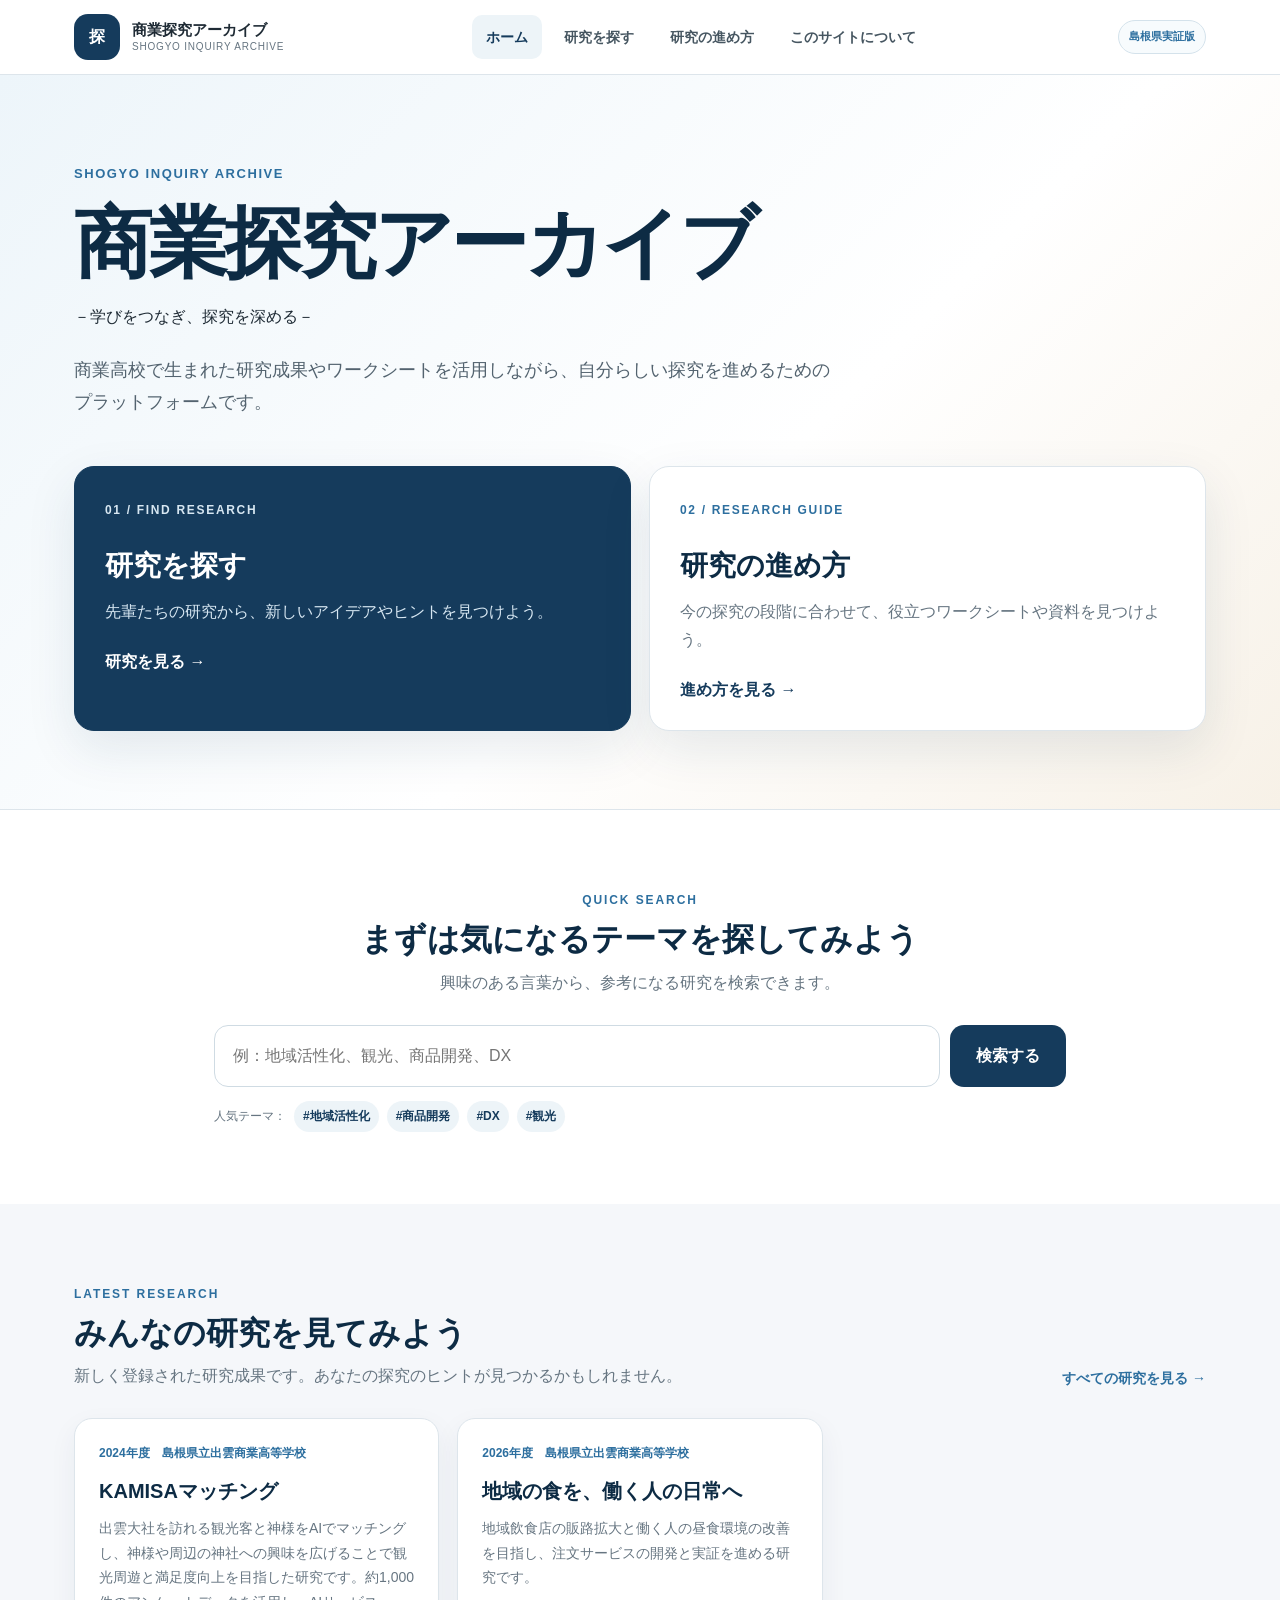
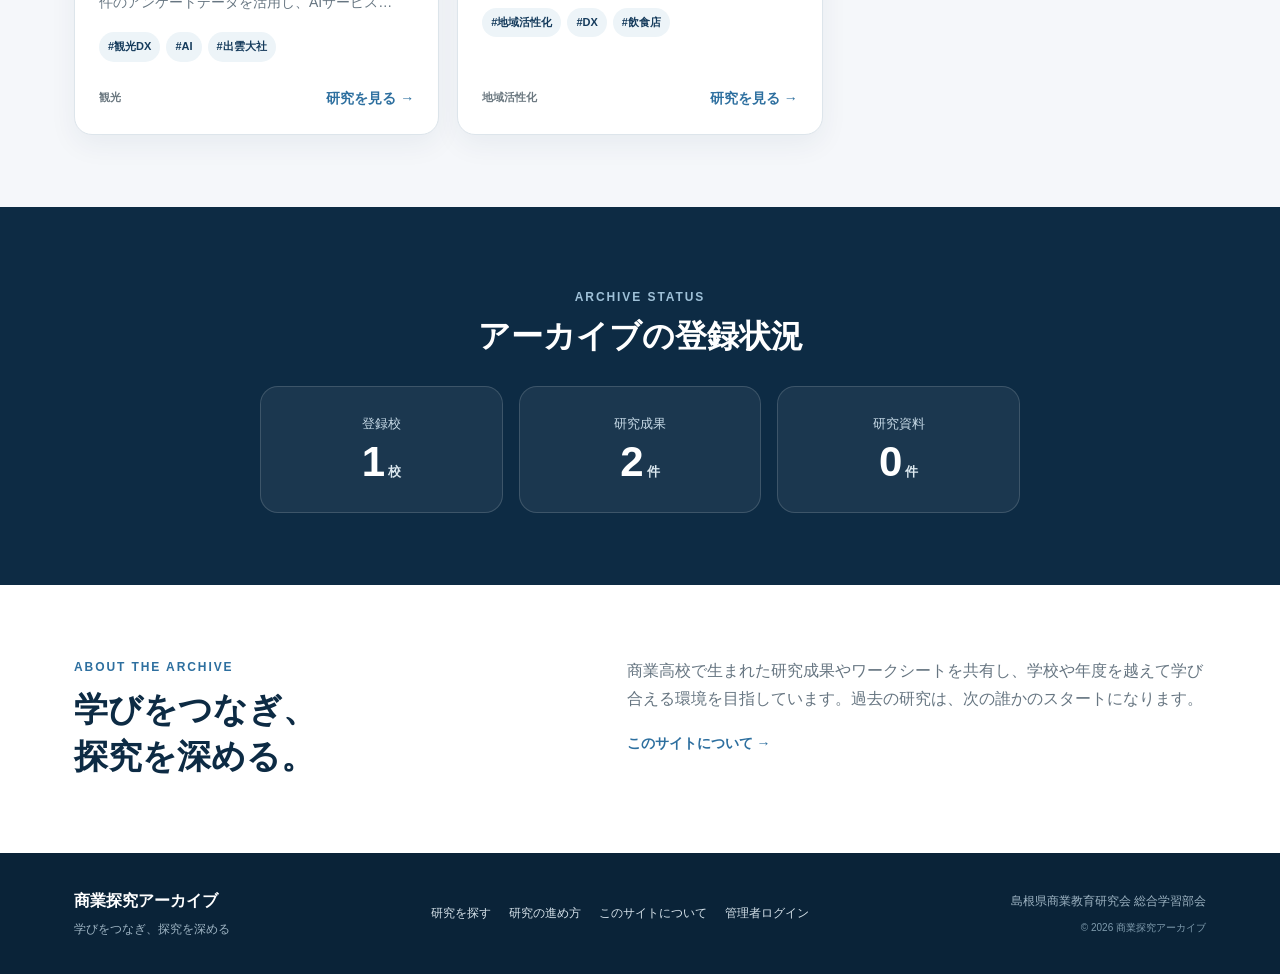
<file: index.html>
<!doctype html>
<html lang="ja">
<head>
  <meta charset="utf-8">
  <meta name="viewport" content="width=device-width, initial-scale=1">
  <meta name="theme-color" content="#153b5c">
  <title>商業探究アーカイブ｜学びをつなぎ、探究を深める</title>
  <meta name="description" content="商業高校で生まれた研究成果やワークシートを学校や年度を越えて共有し、一人ひとりの探究を深めるためのプラットフォームです。">
  <link rel="icon" href="assets/favicon.svg" type="image/svg+xml">
  <link rel="stylesheet" href="css/style.css">
</head>
<body data-page="home">
  <a class="skip-link" href="#main">本文へ移動</a>
  <header class="site-header">
    <div class="header-inner">
      <a class="brand" href="index.html" aria-label="商業探究アーカイブ ホームへ">
        <span class="brand-mark" aria-hidden="true">探</span>
        <span class="brand-text"><strong>商業探究アーカイブ</strong><small>SHOGYO INQUIRY ARCHIVE</small></span>
      </a>
      <nav id="global-nav" class="global-nav" aria-label="メインナビゲーション">
        <a class="is-current" href="index.html">ホーム</a>
        <a href="research.html">研究を探す</a>
        <a href="guide.html">研究の進め方</a>
        <a href="about.html">このサイトについて</a>
      </nav>
      <div class="header-tools"><span class="pilot-badge">島根県実証版</span><button class="menu-button" type="button" aria-expanded="false" aria-controls="global-nav">メニュー</button></div>
    </div>
  </header>

  <main id="main">
    <section class="hero">
      <div class="hero-inner">
        <p class="hero-eyebrow">SHOGYO INQUIRY ARCHIVE</p>
        <h1>商業探究アーカイブ</h1>
        <p class="hero-subtitle">－学びをつなぎ、探究を深める－</p>
        <p class="hero-copy">商業高校で生まれた研究成果やワークシートを活用しながら、自分らしい探究を進めるためのプラットフォームです。</p>
        <div class="hero-actions">
          <a class="action-card action-primary" href="research.html">
            <span class="action-number">01 / FIND RESEARCH</span>
            <strong>研究を探す</strong>
            <span>先輩たちの研究から、新しいアイデアやヒントを見つけよう。</span>
            <span class="action-link">研究を見る →</span>
          </a>
          <a class="action-card" href="guide.html">
            <span class="action-number">02 / RESEARCH GUIDE</span>
            <strong>研究の進め方</strong>
            <span>今の探究の段階に合わせて、役立つワークシートや資料を見つけよう。</span>
            <span class="action-link">進め方を見る →</span>
          </a>
        </div>
      </div>
    </section>

    <section class="search-section" aria-labelledby="quick-search-title">
      <div class="section-inner narrow">
        <div class="section-heading centered">
          <p class="section-kicker">QUICK SEARCH</p>
          <h2 id="quick-search-title">まずは気になるテーマを探してみよう</h2>
          <p>興味のある言葉から、参考になる研究を検索できます。</p>
        </div>
        <form class="quick-search" action="research.html" method="get">
          <label class="sr-only" for="q">研究を検索</label>
          <input id="q" name="q" type="search" placeholder="例：地域活性化、観光、商品開発、DX" autocomplete="off">
          <button type="submit">検索する</button>
        </form>
        <div class="search-examples"><span>人気テーマ：</span><a href="research.html?q=地域活性化">#地域活性化</a><a href="research.html?q=商品開発">#商品開発</a><a href="research.html?q=DX">#DX</a><a href="research.html?q=観光">#観光</a></div>
      </div>
    </section>

    <section class="latest-section" aria-labelledby="latest-title">
      <div class="section-inner">
        <div class="section-heading row-heading">
          <div><p class="section-kicker">LATEST RESEARCH</p><h2 id="latest-title">みんなの研究を見てみよう</h2><p>新しく登録された研究成果です。あなたの探究のヒントが見つかるかもしれません。</p></div>
          <a class="text-link" href="research.html">すべての研究を見る →</a>
        </div>
        <div id="latest-research" class="research-grid" aria-live="polite"></div>
      </div>
    </section>

    <section class="stats-section" aria-labelledby="stats-title">
      <div class="section-inner">
        <div class="section-heading centered inverse"><p class="section-kicker">ARCHIVE STATUS</p><h2 id="stats-title">アーカイブの登録状況</h2></div>
        <div class="stats-grid">
          <div class="stat-card"><span class="stat-label">登録校</span><strong id="school-count">0</strong><span class="stat-unit">校</span></div>
          <div class="stat-card"><span class="stat-label">研究成果</span><strong id="research-count">0</strong><span class="stat-unit">件</span></div>
          <div class="stat-card"><span class="stat-label">研究資料</span><strong id="material-count">0</strong><span class="stat-unit">件</span></div>
        </div>
      </div>
    </section>

    <section class="about-brief">
      <div class="section-inner about-grid">
        <div><p class="section-kicker">ABOUT THE ARCHIVE</p><h2>学びをつなぎ、<br>探究を深める。</h2></div>
        <div><p>商業高校で生まれた研究成果やワークシートを共有し、学校や年度を越えて学び合える環境を目指しています。過去の研究は、次の誰かのスタートになります。</p><a class="text-link" href="about.html">このサイトについて →</a></div>
      </div>
    </section>
  </main>

  <footer class="site-footer"><div class="footer-inner"><div><strong>商業探究アーカイブ</strong><p>学びをつなぎ、探究を深める</p></div><nav aria-label="フッターナビゲーション"><a href="research.html">研究を探す</a><a href="guide.html">研究の進め方</a><a href="about.html">このサイトについて</a><a href="admin/login.html">管理者ログイン</a></nav><div class="footer-meta"><p>島根県商業教育研究会 総合学習部会</p><small>© 2026 商業探究アーカイブ</small></div></div></footer>
  <script src="js/main.js"></script>
</body>
</html>
</file>
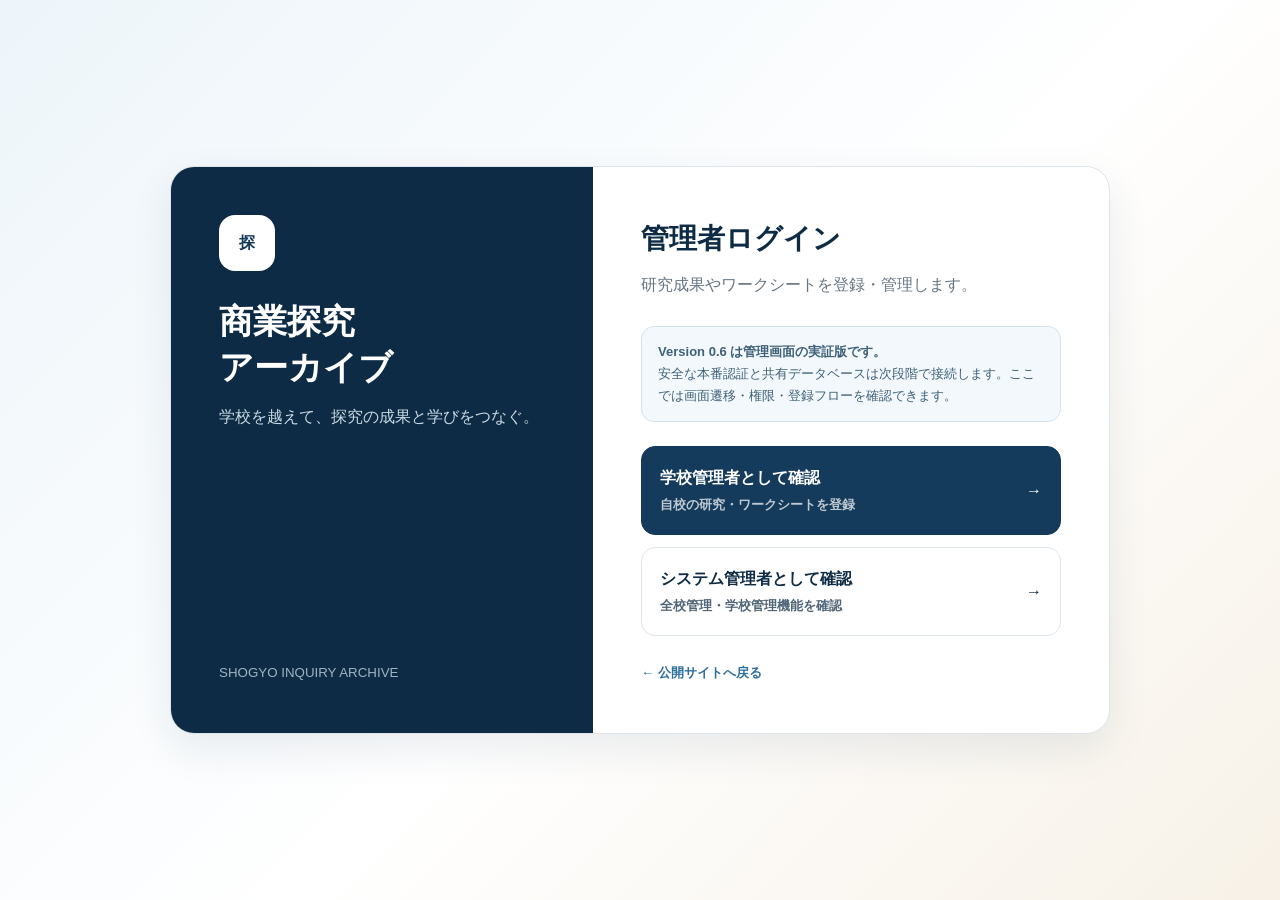
<file: admin/index.html>
<!doctype html><html lang="ja"><head><meta charset="utf-8"><meta name="viewport" content="width=device-width,initial-scale=1"><title>管理ダッシュボード｜商業探究アーカイブ</title><link rel="stylesheet" href="../css/admin.css"></head><body>
<div class="admin-shell"><aside class="admin-sidebar"><a class="admin-brand" href="index.html"><span class="admin-brand-mark">探</span><span><strong>商業探究アーカイブ</strong><small>ADMINISTRATION</small></span></a><nav class="admin-nav"><a class="is-current" href="index.html">ダッシュボード</a><div class="admin-nav-group">研究成果</div><a href="research-new.html">新規登録</a><a href="research-list.html">研究管理</a><div class="admin-nav-group">ワークシート</div><a href="worksheet-new.html">新規登録</a><a href="worksheet-list.html">ワークシート管理</a><div class="admin-nav-group system-only">システム管理</div><a class="system-only" href="#" onclick="return false">学校管理</a><a class="system-only" href="#" onclick="return false">学校管理者管理</a></nav><div class="admin-sidebar-footer"><button class="logout-button">ログアウト</button></div></aside>
<main class="admin-main"><header class="admin-topbar"><button class="mobile-sidebar-toggle">メニュー</button><h1>ダッシュボード</h1><div class="admin-user"><strong data-admin-name></strong><small data-admin-school></small></div></header><div class="admin-content"><div class="prototype-banner">Version 0.6 管理システムUI実証版：登録内容はこのブラウザ内に保存されます。本番用の安全な認証・共有データ保存はまだ接続していません。</div><div class="page-lead"><div><h2>管理ダッシュボード</h2><p>研究成果とワークシートの登録状況を確認できます。</p></div></div><section class="stat-grid"><div class="admin-stat"><span>このブラウザで登録した研究成果</span><strong id="draft-research-count">0</strong></div><div class="admin-stat"><span>このブラウザで登録したワークシート</span><strong id="draft-worksheet-count">0</strong></div><div class="admin-stat"><span>所属</span><strong style="font-size:18px" data-admin-school></strong></div></section><section class="quick-grid"><a class="quick-card" href="research-new.html"><strong>研究成果を登録する</strong><p>研究タイトル、概要、Google Drive上の研究報告書を登録します。</p><span>新規登録 →</span></a><a class="quick-card" href="worksheet-new.html"><strong>ワークシートを登録する</strong><p>STEP、説明、Google Drive上のPDFを登録します。</p><span>新規登録 →</span></a></section></div></main></div><script src="../js/admin.js"></script></body></html>
</file>
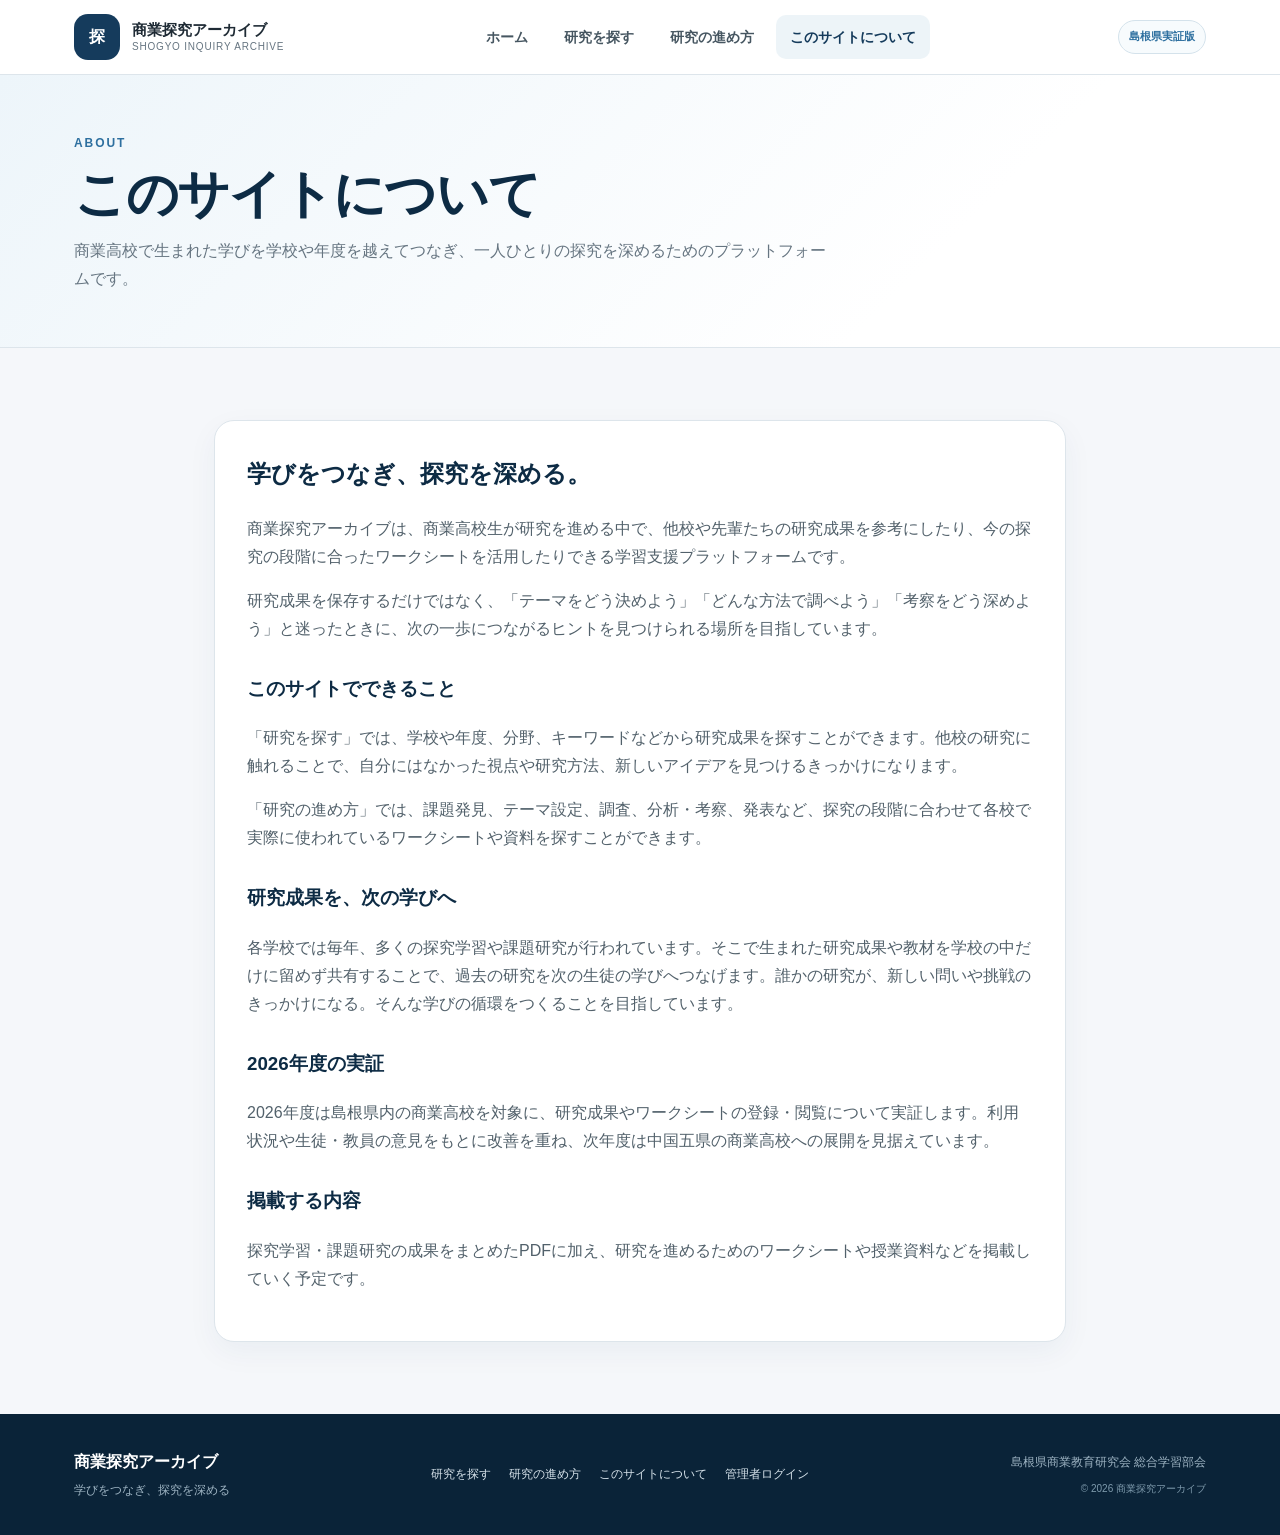
<file: about.html>
<!doctype html>
<html lang="ja">
<head>
  <meta charset="utf-8">
  <meta name="viewport" content="width=device-width, initial-scale=1">
  <meta name="theme-color" content="#153b5c">
  <title>このサイトについて｜商業探究アーカイブ</title>
  <meta name="description" content="商業探究アーカイブは、商業高校で生まれた研究成果やワークシートを共有し、学びをつなぎ、探究を深めるためのプラットフォームです。">
  <link rel="icon" href="assets/favicon.svg" type="image/svg+xml">
  <link rel="stylesheet" href="css/style.css">
</head>
<body data-page="about">
  <a class="skip-link" href="#main">本文へ移動</a>
  <header class="site-header">
    <div class="header-inner">
      <a class="brand" href="index.html" aria-label="商業探究アーカイブ ホームへ">
        <span class="brand-mark" aria-hidden="true">探</span>
        <span class="brand-text"><strong>商業探究アーカイブ</strong><small>SHOGYO INQUIRY ARCHIVE</small></span>
      </a>
      <nav id="global-nav" class="global-nav" aria-label="メインナビゲーション">
        <a href="index.html">ホーム</a>
        <a href="research.html">研究を探す</a>
        <a href="guide.html">研究の進め方</a>
        <a class="is-current" href="about.html">このサイトについて</a>
      </nav>
      <div class="header-tools"><span class="pilot-badge">島根県実証版</span><button class="menu-button" type="button" aria-expanded="false" aria-controls="global-nav">メニュー</button></div>
    </div>
  </header>

  <main id="main">
    <section class="page-hero">
      <div class="section-inner">
        <p class="section-kicker">ABOUT</p>
        <h1>このサイトについて</h1>
        <p>商業高校で生まれた学びを学校や年度を越えてつなぎ、一人ひとりの探究を深めるためのプラットフォームです。</p>
      </div>
    </section>

    <section class="content-section">
      <div class="section-inner narrow">
        <article class="prose-card">
          <h2>学びをつなぎ、探究を深める。</h2>
          <p>商業探究アーカイブは、商業高校生が研究を進める中で、他校や先輩たちの研究成果を参考にしたり、今の探究の段階に合ったワークシートを活用したりできる学習支援プラットフォームです。</p>
          <p>研究成果を保存するだけではなく、「テーマをどう決めよう」「どんな方法で調べよう」「考察をどう深めよう」と迷ったときに、次の一歩につながるヒントを見つけられる場所を目指しています。</p>

          <h3>このサイトでできること</h3>
          <p>「研究を探す」では、学校や年度、分野、キーワードなどから研究成果を探すことができます。他校の研究に触れることで、自分にはなかった視点や研究方法、新しいアイデアを見つけるきっかけになります。</p>
          <p>「研究の進め方」では、課題発見、テーマ設定、調査、分析・考察、発表など、探究の段階に合わせて各校で実際に使われているワークシートや資料を探すことができます。</p>

          <h3>研究成果を、次の学びへ</h3>
          <p>各学校では毎年、多くの探究学習や課題研究が行われています。そこで生まれた研究成果や教材を学校の中だけに留めず共有することで、過去の研究を次の生徒の学びへつなげます。誰かの研究が、新しい問いや挑戦のきっかけになる。そんな学びの循環をつくることを目指しています。</p>

          <h3>2026年度の実証</h3>
          <p>2026年度は島根県内の商業高校を対象に、研究成果やワークシートの登録・閲覧について実証します。利用状況や生徒・教員の意見をもとに改善を重ね、次年度は中国五県の商業高校への展開を見据えています。</p>

          <h3>掲載する内容</h3>
          <p>探究学習・課題研究の成果をまとめたPDFに加え、研究を進めるためのワークシートや授業資料などを掲載していく予定です。</p>
        </article>
      </div>
    </section>
  </main>

  <footer class="site-footer"><div class="footer-inner"><div><strong>商業探究アーカイブ</strong><p>学びをつなぎ、探究を深める</p></div><nav aria-label="フッターナビゲーション"><a href="research.html">研究を探す</a><a href="guide.html">研究の進め方</a><a href="about.html">このサイトについて</a><a href="admin/login.html">管理者ログイン</a></nav><div class="footer-meta"><p>島根県商業教育研究会 総合学習部会</p><small>© 2026 商業探究アーカイブ</small></div></div></footer>
  <script src="js/main.js"></script>
</body>
</html>
</file>
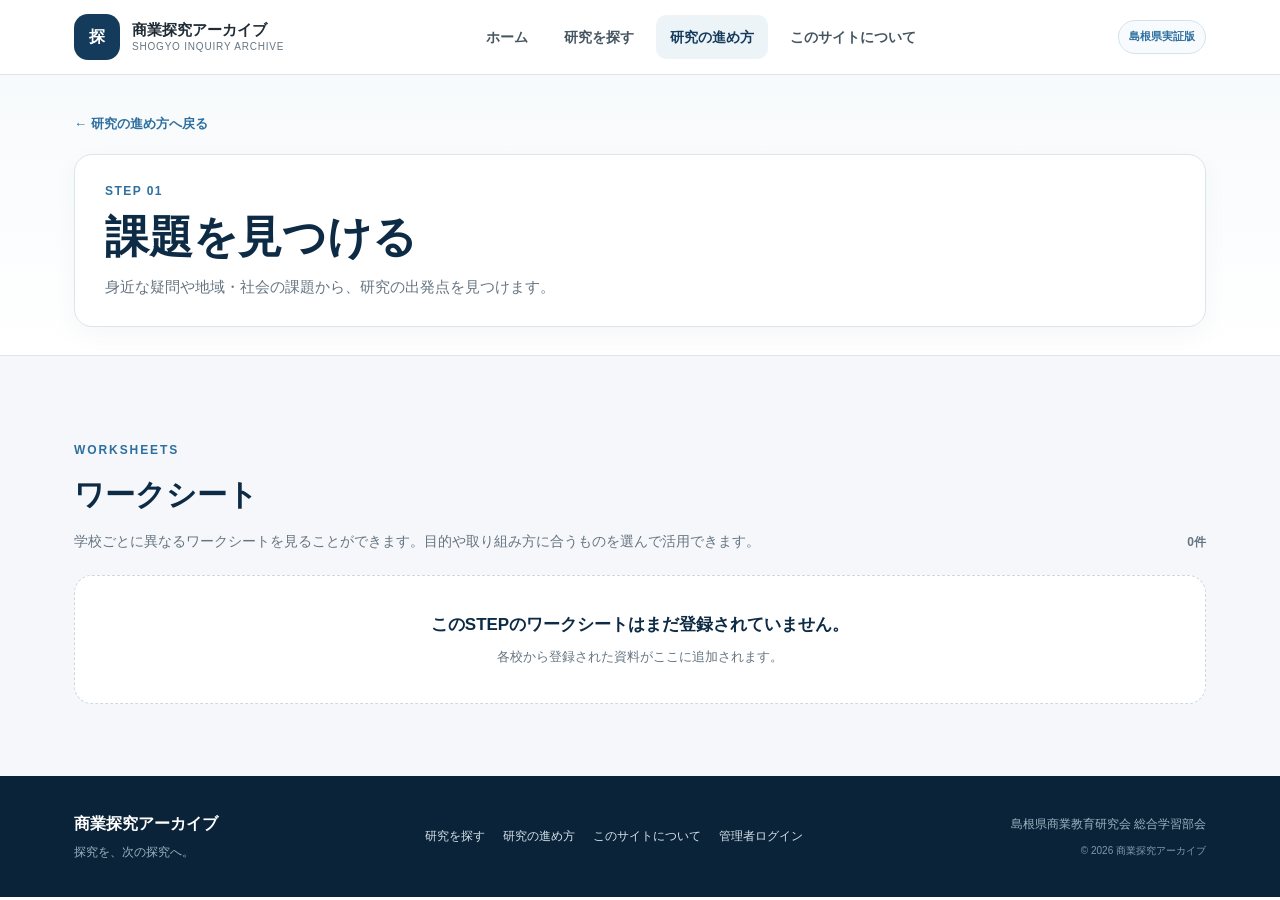
<file: guide-detail.html>
<!doctype html>
<html lang="ja">
<head>
  <meta charset="utf-8">
  <meta name="viewport" content="width=device-width, initial-scale=1">
  <meta name="theme-color" content="#153b5c">
  <title>研究の進め方｜商業探究アーカイブ</title>
  <meta name="description" content="研究の各段階で活用できる各校のワークシートを閲覧できます。">
  <link rel="icon" href="assets/favicon.svg" type="image/svg+xml">
  <link rel="stylesheet" href="css/style.css">
  <link rel="stylesheet" href="css/guide.css">
</head>
<body data-page="guide-detail">
<a class="skip-link" href="#main">本文へ移動</a>
<header class="site-header">
  <div class="header-inner">
    <a class="brand" href="index.html"><span class="brand-mark">探</span><span class="brand-text"><strong>商業探究アーカイブ</strong><small>SHOGYO INQUIRY ARCHIVE</small></span></a>
    <nav id="global-nav" class="global-nav"><a href="index.html">ホーム</a><a href="research.html">研究を探す</a><a class="is-current" href="guide.html">研究の進め方</a><a href="about.html">このサイトについて</a></nav>
    <div class="header-tools"><span class="pilot-badge">島根県実証版</span><button class="menu-button" type="button" aria-expanded="false" aria-controls="global-nav">メニュー</button></div>
  </div>
</header>
<main id="main">
  <section class="detail-page-hero guide-detail-hero">
    <div class="section-inner">
      <a class="detail-breadcrumb" href="guide.html">← 研究の進め方へ戻る</a>
      <div id="guide-detail-heading"></div>
    </div>
  </section>
  <section class="guide-detail-section">
    <div class="section-inner">
      <div class="guide-detail-head">
        <div>
          <p class="section-kicker">WORKSHEETS</p>
          <h2>ワークシート</h2>
          <p>学校ごとに異なるワークシートを見ることができます。目的や取り組み方に合うものを選んで活用できます。</p>
        </div>
        <div id="worksheet-count" class="worksheet-count"></div>
      </div>
      <div id="worksheet-list" class="worksheet-list" aria-live="polite"></div>
      <section id="worksheet-reader" class="worksheet-reader" aria-label="ワークシートビューア">
        <div class="pdf-reader-header">
          <div class="pdf-reader-title"><strong id="worksheet-reader-title">ワークシート</strong><small id="worksheet-reader-school"></small></div>
          <div class="pdf-reader-tools">
            <a id="worksheet-open-new" class="pdf-tool-link" href="#" target="_blank" rel="noopener">別タブ</a>
            <button id="worksheet-close" class="pdf-close-button" type="button">閉じる</button>
          </div>
        </div>
        <div class="pdf-reader-frame-wrap">
          <div class="pdf-reader-loading" id="worksheet-loading">ワークシートを読み込んでいます…</div>
          <iframe class="pdf-reader-frame" id="worksheet-frame" title="ワークシート" loading="lazy"></iframe>
        </div>
        <p class="pdf-reader-note">PDFはブラウザ上で閲覧できます。専用アプリは必要ありません。</p>
      </section>
    </div>
  </section>
</main>
<footer class="site-footer"><div class="footer-inner"><div><strong>商業探究アーカイブ</strong><p>探究を、次の探究へ。</p></div><nav><a href="research.html">研究を探す</a><a href="guide.html">研究の進め方</a><a href="about.html">このサイトについて</a><a href="admin/login.html">管理者ログイン</a></nav><div class="footer-meta"><p>島根県商業教育研究会 総合学習部会</p><small>© 2026 商業探究アーカイブ</small></div></div></footer>
<script src="js/main.js"></script>
<script src="js/guide.js"></script>
</body>
</html>
</file>
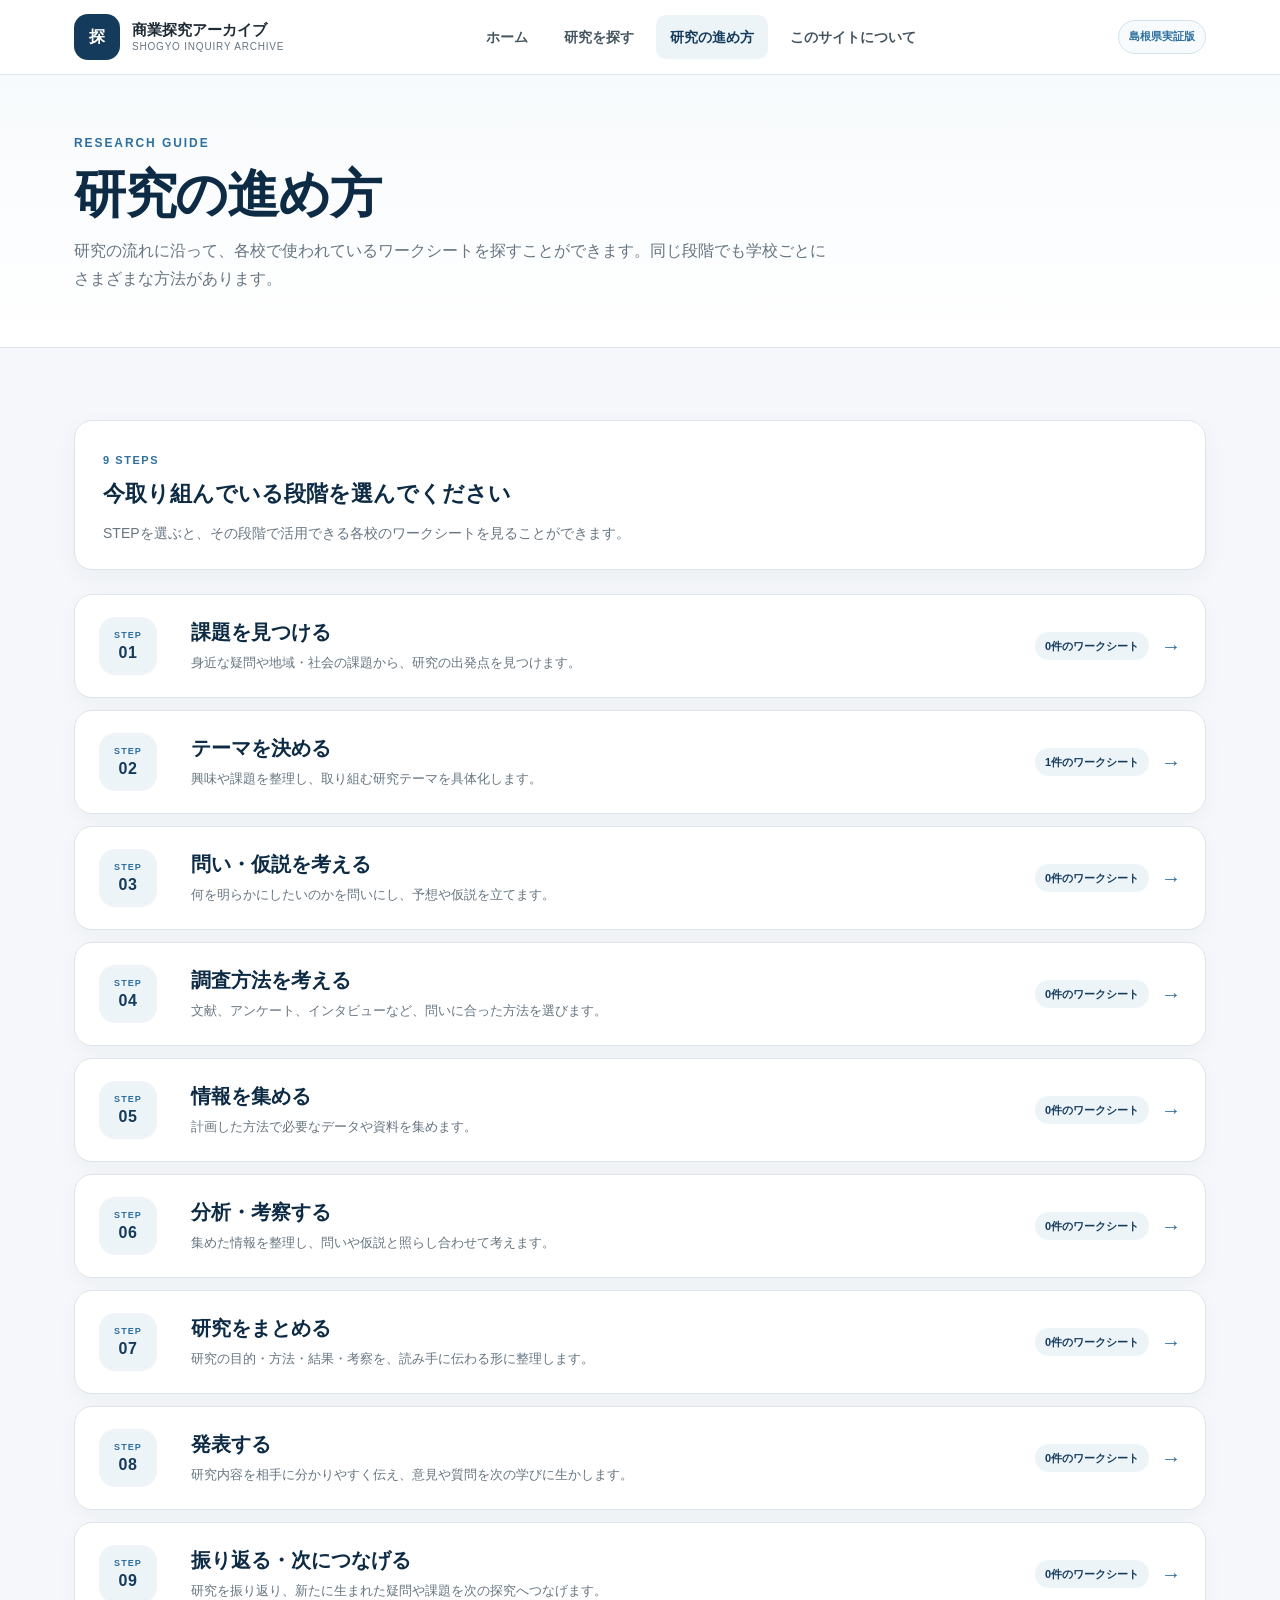
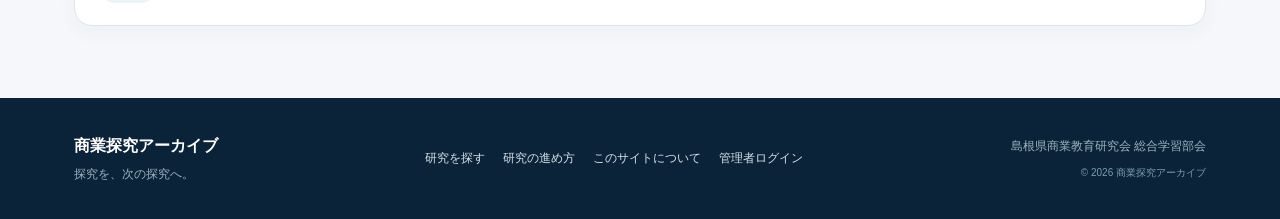
<file: guide.html>
<!doctype html>
<html lang="ja">
<head>
  <meta charset="utf-8">
  <meta name="viewport" content="width=device-width, initial-scale=1">
  <meta name="theme-color" content="#153b5c">
  <title>研究の進め方｜商業探究アーカイブ</title>
  <meta name="description" content="課題発見から振り返りまで、探究・課題研究の流れと各校で活用されているワークシートを確認できます。">
  <link rel="icon" href="assets/favicon.svg" type="image/svg+xml">
  <link rel="stylesheet" href="css/style.css">
  <link rel="stylesheet" href="css/guide.css">
</head>
<body data-page="guide">
<a class="skip-link" href="#main">本文へ移動</a>
<header class="site-header">
  <div class="header-inner">
    <a class="brand" href="index.html"><span class="brand-mark">探</span><span class="brand-text"><strong>商業探究アーカイブ</strong><small>SHOGYO INQUIRY ARCHIVE</small></span></a>
    <nav id="global-nav" class="global-nav"><a href="index.html">ホーム</a><a href="research.html">研究を探す</a><a class="is-current" href="guide.html">研究の進め方</a><a href="about.html">このサイトについて</a></nav>
    <div class="header-tools"><span class="pilot-badge">島根県実証版</span><button class="menu-button" type="button" aria-expanded="false" aria-controls="global-nav">メニュー</button></div>
  </div>
</header>
<main id="main">
  <section class="page-hero guide-page-hero">
    <div class="section-inner">
      <p class="section-kicker">RESEARCH GUIDE</p>
      <h1>研究の進め方</h1>
      <p>研究の流れに沿って、各校で使われているワークシートを探すことができます。同じ段階でも学校ごとにさまざまな方法があります。</p>
    </div>
  </section>
  <section class="guide-section">
    <div class="section-inner">
      <div class="guide-intro-card">
        <div>
          <span class="guide-intro-label">9 STEPS</span>
          <h2>今取り組んでいる段階を選んでください</h2>
          <p>STEPを選ぶと、その段階で活用できる各校のワークシートを見ることができます。</p>
        </div>
      </div>
      <div id="guide-steps" class="guide-list" aria-live="polite"></div>
    </div>
  </section>
</main>
<footer class="site-footer"><div class="footer-inner"><div><strong>商業探究アーカイブ</strong><p>探究を、次の探究へ。</p></div><nav><a href="research.html">研究を探す</a><a href="guide.html">研究の進め方</a><a href="about.html">このサイトについて</a><a href="admin/login.html">管理者ログイン</a></nav><div class="footer-meta"><p>島根県商業教育研究会 総合学習部会</p><small>© 2026 商業探究アーカイブ</small></div></div></footer>
<script src="js/main.js"></script>
<script src="js/guide.js"></script>
</body>
</html>
</file>
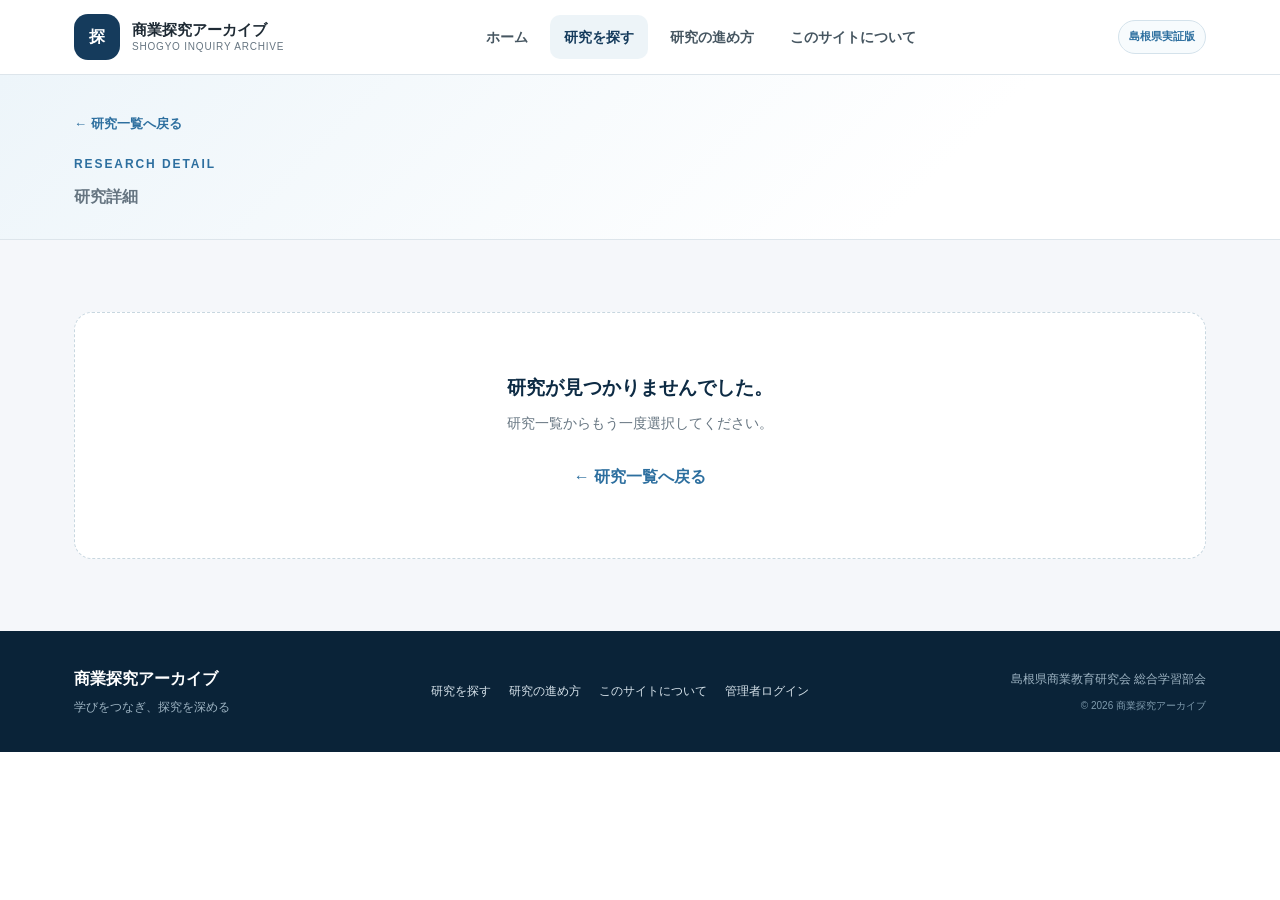
<file: research-detail.html>
<!doctype html>
<html lang="ja">
<head>
  <meta charset="utf-8">
  <meta name="viewport" content="width=device-width, initial-scale=1">
  <meta name="theme-color" content="#153b5c">
  <title>研究詳細｜商業探究アーカイブ</title>
  <link rel="icon" href="assets/favicon.svg" type="image/svg+xml">
  <link rel="stylesheet" href="css/style.css">
</head>
<body data-page="research-detail">
<a class="skip-link" href="#main">本文へ移動</a>
<header class="site-header">
  <div class="header-inner">
    <a class="brand" href="index.html">
      <span class="brand-mark">探</span>
      <span class="brand-text"><strong>商業探究アーカイブ</strong><small>SHOGYO INQUIRY ARCHIVE</small></span>
    </a>
    <nav id="global-nav" class="global-nav">
      <a href="index.html">ホーム</a>
      <a class="is-current" href="research.html">研究を探す</a>
      <a href="guide.html">研究の進め方</a>
      <a href="about.html">このサイトについて</a>
    </nav>
    <div class="header-tools">
      <span class="pilot-badge">島根県実証版</span>
      <button class="menu-button" type="button" aria-expanded="false" aria-controls="global-nav">メニュー</button>
    </div>
  </div>
</header>

<main id="main">
  <section class="page-hero detail-page-hero">
    <div class="section-inner">
      <a class="detail-breadcrumb" href="research.html">← 研究一覧へ戻る</a>
      <p class="section-kicker">RESEARCH DETAIL</p>
      <p class="detail-hero-label">研究詳細</p>
    </div>
  </section>

  <section class="content-section detail-content-section">
    <div class="section-inner">
      <div id="research-detail" class="research-detail-shell">
        <div class="notice-card">研究データを読み込んでいます。</div>
      </div>
    </div>
  </section>
</main>

<footer class="site-footer">
  <div class="footer-inner">
    <div><strong>商業探究アーカイブ</strong><p>学びをつなぎ、探究を深める</p></div>
    <nav><a href="research.html">研究を探す</a><a href="guide.html">研究の進め方</a><a href="about.html">このサイトについて</a><a href="admin/login.html">管理者ログイン</a></nav>
    <div class="footer-meta"><p>島根県商業教育研究会 総合学習部会</p><small>© 2026 商業探究アーカイブ</small></div>
  </div>
</footer>
<script src="js/main.js"></script>

<script>
(() => {
  const PLACEHOLDER_WORDS = ['表示サンプル', '【表示サンプル】', '近日公開予定', '近日公開', 'サンプル'];
  const root = document.getElementById('research-detail');
  if (!root) return;

  const protectDetail = () => {
    const text = (root.textContent || '').replace(/\s+/g, ' ');
    if (PLACEHOLDER_WORDS.some(word => text.includes(word))) {
      // Placeholder/demo research must never be presented as a research detail page.
      location.replace('research.html');
      return;
    }

    // Remove unavailable/coming-soon style controls if old data contains no published file.
    root.querySelectorAll('.report-unavailable,.worksheet-unavailable').forEach(el => {
      const t = (el.textContent || '').trim();
      if (/準備中|近日公開|サンプル/.test(t)) el.remove();
    });
  };

  const observer = new MutationObserver(protectDetail);
  observer.observe(root, { childList:true, subtree:true });
  protectDetail();
})();
</script>
</body>
</html>
</file>
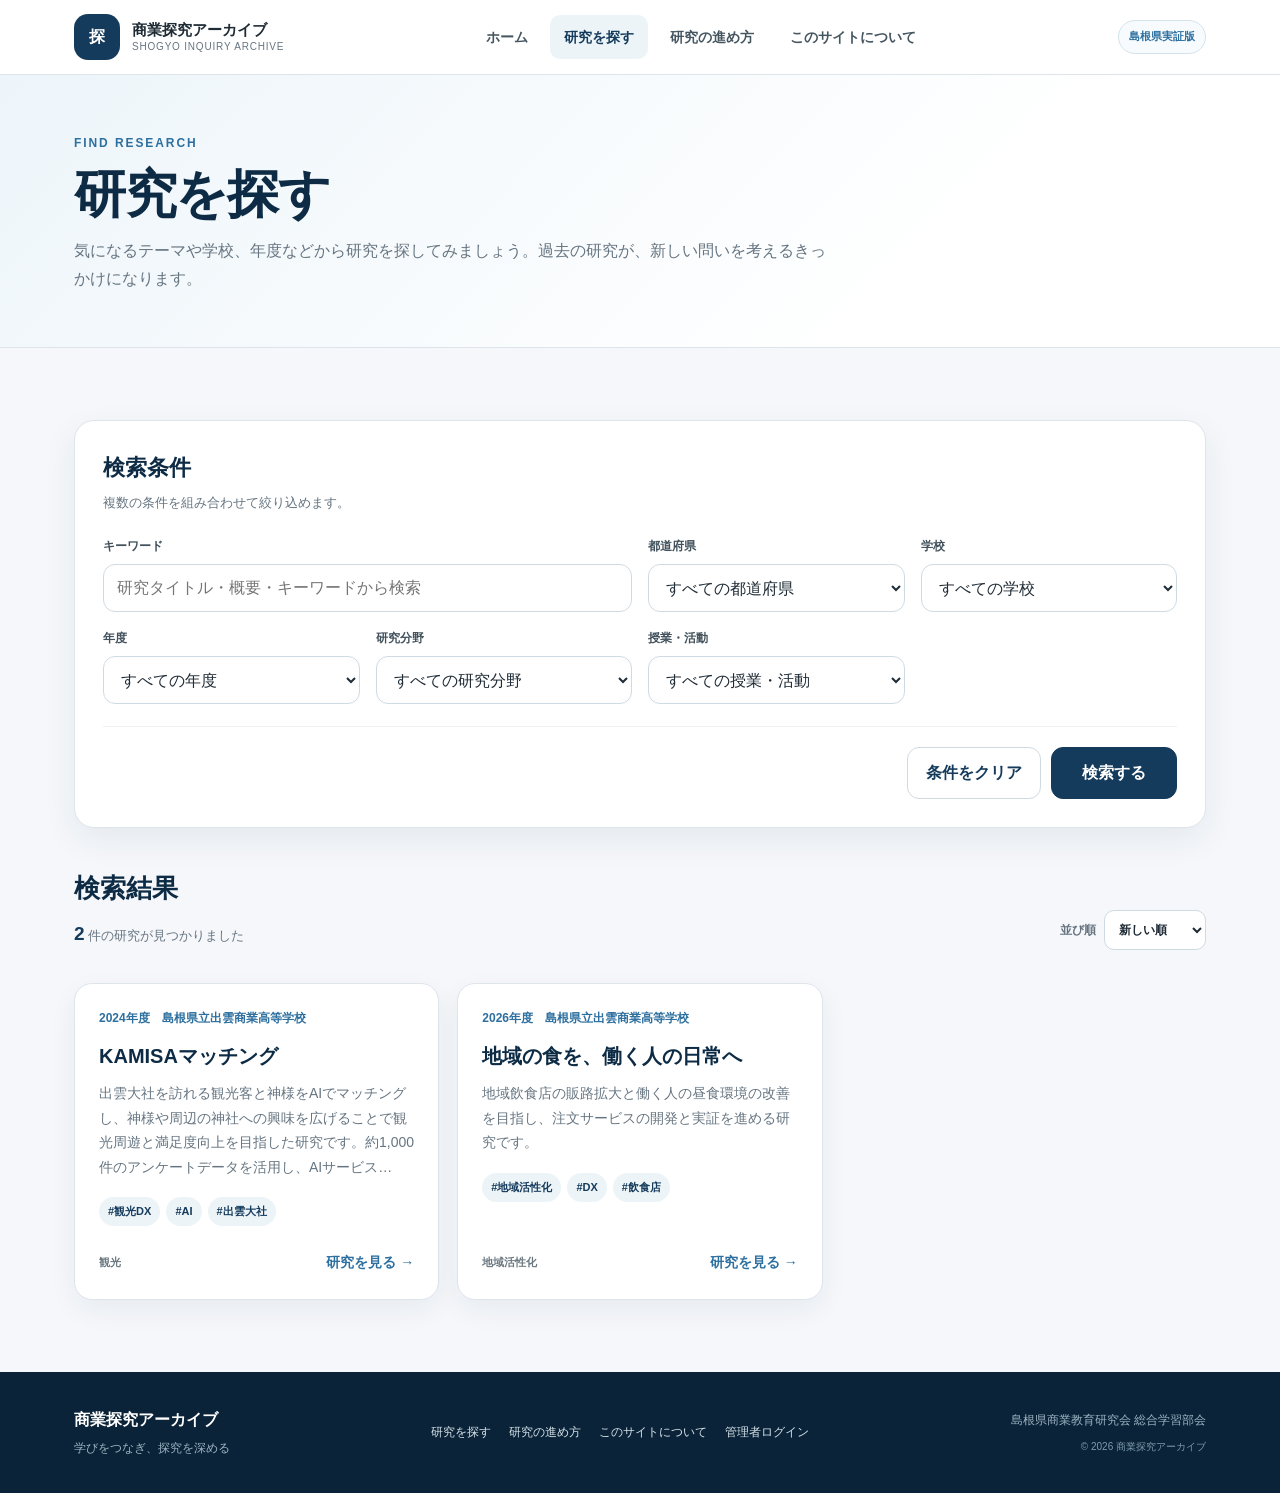
<file: research.html>
<!doctype html>
<html lang="ja">
<head>
  <meta charset="utf-8">
  <meta name="viewport" content="width=device-width, initial-scale=1">
  <meta name="theme-color" content="#153b5c">
  <title>研究を探す｜商業探究アーカイブ</title>
  <meta name="description" content="都道府県・学校・年度・研究分野・授業・活動・キーワードから、商業高校の探究・課題研究を検索できます。">
  <link rel="icon" href="assets/favicon.svg" type="image/svg+xml">
  <link rel="stylesheet" href="css/style.css">
</head>
<body data-page="research">
  <a class="skip-link" href="#main">本文へ移動</a>
  <header class="site-header"><div class="header-inner"><a class="brand" href="index.html"><span class="brand-mark" aria-hidden="true">探</span><span class="brand-text"><strong>商業探究アーカイブ</strong><small>SHOGYO INQUIRY ARCHIVE</small></span></a><nav id="global-nav" class="global-nav" aria-label="メインナビゲーション"><a href="index.html">ホーム</a><a class="is-current" href="research.html">研究を探す</a><a href="guide.html">研究の進め方</a><a href="about.html">このサイトについて</a></nav><div class="header-tools"><span class="pilot-badge">島根県実証版</span><button class="menu-button" type="button" aria-expanded="false" aria-controls="global-nav">メニュー</button></div></div></header>

  <main id="main">
    <section class="page-hero"><div class="section-inner"><p class="section-kicker">FIND RESEARCH</p><h1>研究を探す</h1><p>気になるテーマや学校、年度などから研究を探してみましょう。過去の研究が、新しい問いを考えるきっかけになります。</p></div></section>

    <section class="research-search-section">
      <div class="section-inner">
        <form id="research-filter-form" class="filter-panel" autocomplete="off">
          <div class="filter-panel-header"><div><h2>検索条件</h2><p>複数の条件を組み合わせて絞り込めます。</p></div></div>
          <div class="filter-grid">
            <div class="field field-keyword"><label for="search-q">キーワード</label><input id="search-q" name="q" type="search" placeholder="研究タイトル・概要・キーワードから検索"></div>
            <div class="field"><label for="pref">都道府県</label><select id="pref" name="pref"><option value="">すべての都道府県</option></select></div>
            <div class="field"><label for="school">学校</label><select id="school" name="school"><option value="">すべての学校</option></select></div>
            <div class="field"><label for="year">年度</label><select id="year" name="year"><option value="">すべての年度</option></select></div>
            <div class="field"><label for="category">研究分野</label><select id="category" name="category"><option value="">すべての研究分野</option></select></div>
            <div class="field"><label for="activity">授業・活動</label><select id="activity" name="activity"><option value="">すべての授業・活動</option></select></div>
          </div>
          <div class="filter-actions"><button id="clear-filters" class="small-button secondary" type="button">条件をクリア</button><button class="small-button" type="submit">検索する</button></div>
        </form>

        <div class="results-header"><div class="results-title-wrap"><h2>検索結果</h2><p class="results-count"><strong id="result-count">0</strong> 件の研究が見つかりました</p></div><label class="sort-wrap" for="sort">並び順 <select id="sort"><option value="newest">新しい順</option><option value="oldest">古い順</option><option value="title">タイトル順</option></select></label></div>
        <div id="active-filters" class="active-filters" aria-label="現在の検索条件"></div>
        <div id="research-results" class="research-grid" aria-live="polite"></div>
      </div>
    </section>
  </main>

  <footer class="site-footer"><div class="footer-inner"><div><strong>商業探究アーカイブ</strong><p>学びをつなぎ、探究を深める</p></div><nav><a href="research.html">研究を探す</a><a href="guide.html">研究の進め方</a><a href="about.html">このサイトについて</a><a href="admin/login.html">管理者ログイン</a></nav><div class="footer-meta"><p>島根県商業教育研究会 総合学習部会</p><small>© 2026 商業探究アーカイブ</small></div></div></footer>
  <script src="js/main.js"></script>

<script>
(() => {
  const PLACEHOLDER_WORDS = ['表示サンプル', '【表示サンプル】', '近日公開予定', '近日公開', 'サンプル'];
  const isPlaceholderCard = (card) => {
    const text = (card.textContent || '').replace(/\s+/g, ' ');
    return PLACEHOLDER_WORDS.some(word => text.includes(word));
  };

  const cleanResearchCards = () => {
    const root = document.getElementById('research-results');
    if (!root) return;
    root.querySelectorAll('.research-card').forEach(card => {
      if (isPlaceholderCard(card)) card.remove();
    });

    // Recalculate the visible result count so the number matches what users actually see.
    const count = document.getElementById('result-count');
    if (count) count.textContent = String(root.querySelectorAll('.research-card').length);
  };

  const root = document.getElementById('research-results');
  if (root) {
    const observer = new MutationObserver(cleanResearchCards);
    observer.observe(root, { childList:true, subtree:true });
    cleanResearchCards();
  }
})();
</script>
</body>
</html>
</file>
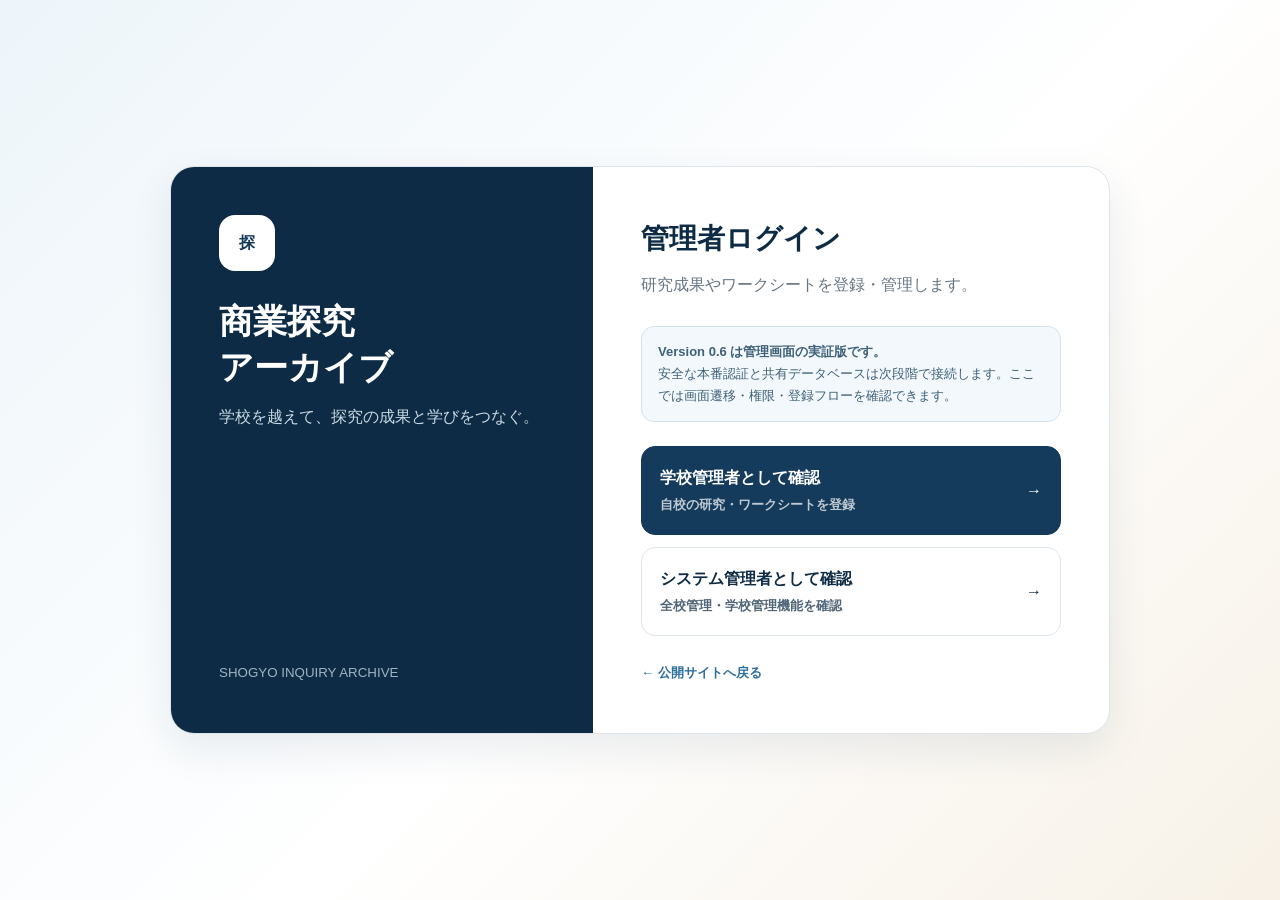
<file: admin/login.html>
<!doctype html><html lang="ja"><head><meta charset="utf-8"><meta name="viewport" content="width=device-width,initial-scale=1"><title>管理者ログイン｜商業探究アーカイブ</title><link rel="stylesheet" href="../css/admin.css"></head><body class="admin-login-body" data-admin-page="login">
<main class="login-shell"><section class="login-brand"><div><div class="brand-mark">探</div><h1>商業探究<br>アーカイブ</h1><p>学校を越えて、探究の成果と学びをつなぐ。</p></div><small>SHOGYO INQUIRY ARCHIVE</small></section><section class="login-panel"><h2>管理者ログイン</h2><p>研究成果やワークシートを登録・管理します。</p><div class="demo-notice"><strong>Version 0.6 は管理画面の実証版です。</strong><br>安全な本番認証と共有データベースは次段階で接続します。ここでは画面遷移・権限・登録フローを確認できます。</div><div class="demo-actions"><button class="role-button primary demo-login" data-role="school_admin" type="button"><span>学校管理者として確認<small>自校の研究・ワークシートを登録</small></span><span>→</span></button><button class="role-button demo-login" data-role="system_admin" type="button"><span>システム管理者として確認<small>全校管理・学校管理機能を確認</small></span><span>→</span></button></div><a class="back-link" href="../index.html">← 公開サイトへ戻る</a></section></main><script src="../js/admin.js"></script></body></html>
</file>
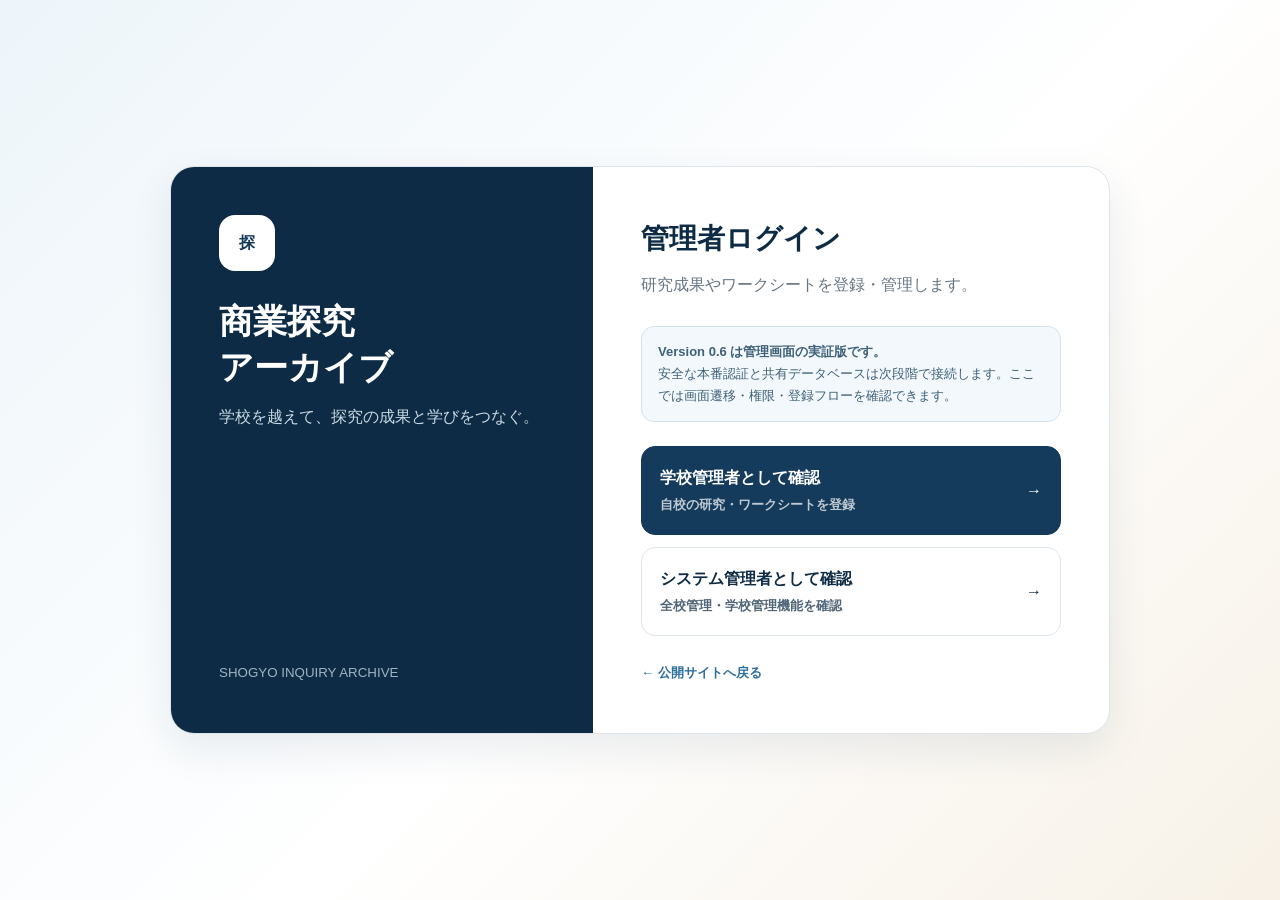
<file: admin/research-list.html>
<!doctype html><html lang="ja"><head><meta charset="utf-8"><meta name="viewport" content="width=device-width,initial-scale=1"><title>研究管理｜商業探究アーカイブ</title><link rel="stylesheet" href="../css/admin.css"></head><body data-list-kind="research"><div class="admin-shell"><aside class="admin-sidebar"><a class="admin-brand" href="index.html"><span class="admin-brand-mark">探</span><span><strong>商業探究アーカイブ</strong><small>ADMINISTRATION</small></span></a><nav class="admin-nav"><a href="index.html">ダッシュボード</a><div class="admin-nav-group">研究成果</div><a href="research-new.html">新規登録</a><a class="is-current" href="research-list.html">研究管理</a><div class="admin-nav-group">ワークシート</div><a href="worksheet-new.html">新規登録</a><a href="worksheet-list.html">ワークシート管理</a></nav><div class="admin-sidebar-footer"><button class="logout-button">ログアウト</button></div></aside><main class="admin-main"><header class="admin-topbar"><button class="mobile-sidebar-toggle">メニュー</button><h1>研究管理</h1><div class="admin-user"><strong data-admin-name></strong><small data-admin-school></small></div></header><div class="admin-content"><div class="page-lead"><div><h2>研究成果</h2><p>Version 0.6でこのブラウザから登録した実証データを表示します。</p></div><a class="button-primary" href="research-new.html" style="display:inline-flex;align-items:center">＋ 新規登録</a></div><div id="entry-list" class="list-card"></div></div></main></div><script src="../js/admin.js"></script></body></html>
</file>
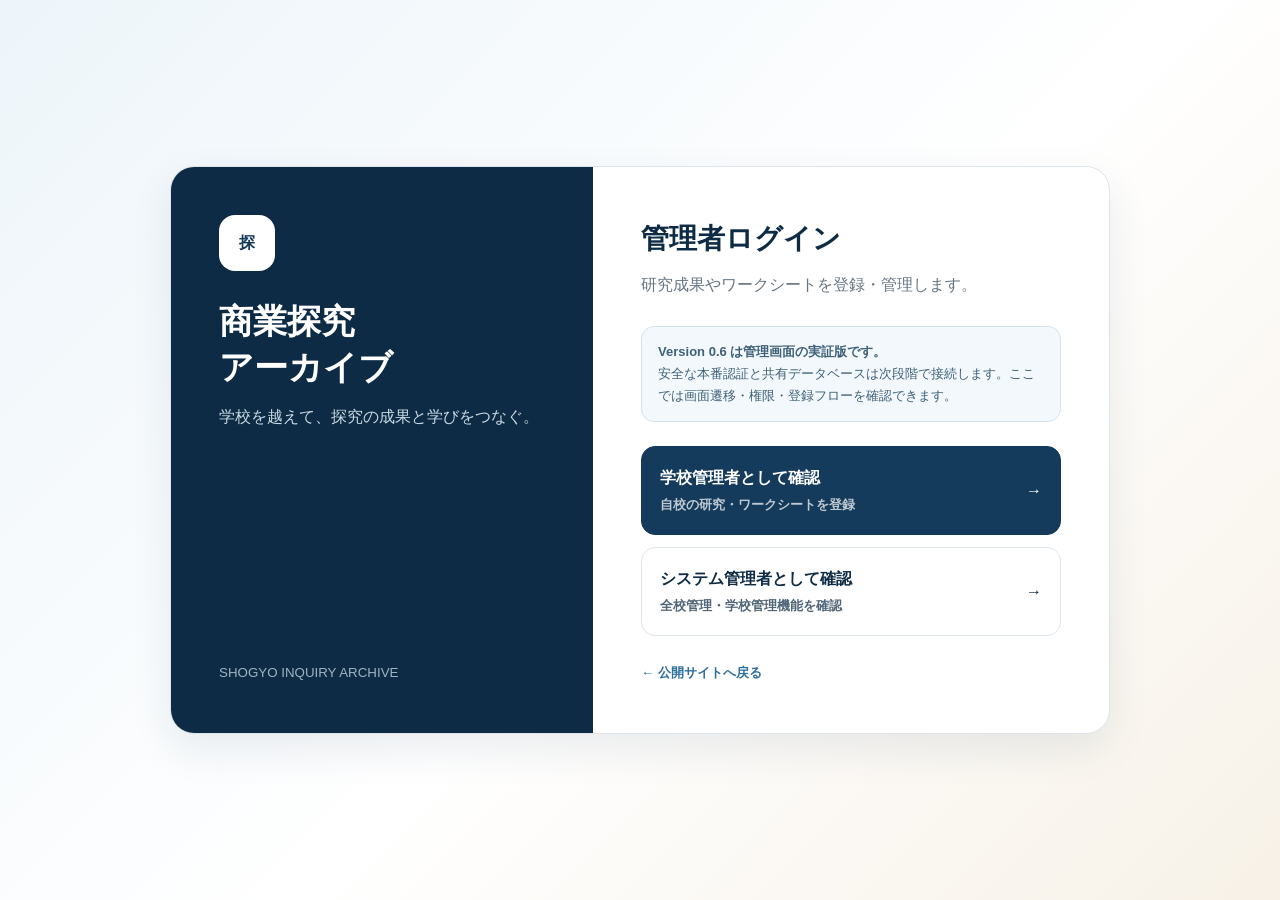
<file: admin/research-new.html>
<!doctype html><html lang="ja"><head><meta charset="utf-8"><meta name="viewport" content="width=device-width,initial-scale=1"><title>研究成果を登録｜商業探究アーカイブ</title><link rel="stylesheet" href="../css/admin.css"></head><body>
<div class="admin-shell"><aside class="admin-sidebar"><a class="admin-brand" href="index.html"><span class="admin-brand-mark">探</span><span><strong>商業探究アーカイブ</strong><small>ADMINISTRATION</small></span></a><nav class="admin-nav"><a href="index.html">ダッシュボード</a><div class="admin-nav-group">研究成果</div><a class="is-current" href="research-new.html">新規登録</a><a href="research-list.html">研究管理</a><div class="admin-nav-group">ワークシート</div><a href="worksheet-new.html">新規登録</a><a href="worksheet-list.html">ワークシート管理</a></nav><div class="admin-sidebar-footer"><button class="logout-button">ログアウト</button></div></aside>
<main class="admin-main"><header class="admin-topbar"><button class="mobile-sidebar-toggle">メニュー</button><h1>研究成果を登録</h1><div class="admin-user"><strong data-admin-name></strong><small data-admin-school></small></div></header><div class="admin-content"><div class="prototype-banner">入力 → 内容確認 → 登録完了の流れを確認できます。Version 0.6では登録内容をこのブラウザ内に保存します。</div><div class="page-lead"><div><h2>研究成果を登録する</h2><p>公開する研究成果の情報と研究報告書を登録します。</p></div></div>
<form id="entry-form" class="entry-form form-card" data-kind="research"><section class="form-section"><h3>学校・年度</h3><p>学校管理者は所属校が自動設定されます。</p><div class="field-grid"><div class="field"><label for="prefecture">都道府県</label><select id="prefecture" name="prefecture" required></select></div><div class="field"><label for="school">学校</label><select id="school" name="school" required></select></div><div class="field"><label for="year">年度</label><select id="year" name="year" required><option>2026年度</option><option>2025年度</option><option>2024年度</option></select></div></div></section><section class="form-section"><h3>研究について</h3><div class="field-grid"><div class="field"><label for="title">研究タイトル</label><input id="title" name="title" required></div><div class="field"><label for="subtitle">サブタイトル（任意）</label><input id="subtitle" name="subtitle"></div><div class="field"><label for="activity">授業・活動</label><select id="activity" name="activity"><option>課題研究</option><option>総合的な探究の時間</option><option>商品開発と流通</option><option>観光ビジネス</option><option>その他</option></select></div><div class="field"><label for="category">研究分野</label><select id="category" name="category"><option>地域活性化</option><option>観光</option><option>商品開発</option><option>マーケティング</option><option>販売・流通</option><option>情報・DX</option><option>会計・金融</option><option>ビジネス・起業</option><option>環境・SDGs</option><option>福祉・社会課題</option><option>その他</option></select></div><div class="field" style="grid-column:1/-1"><label for="keywords">キーワード</label><input id="keywords" name="keywords" placeholder="例：地域活性化、DX、観光"><small class="field-help">複数ある場合は「、」で区切ってください。</small></div><div class="field" style="grid-column:1/-1"><label for="summary">研究概要</label><textarea id="summary" name="summary" required></textarea></div></div></section><section class="form-section"><h3>研究報告書</h3><p>PDFはGoogle Driveに保存し、共有リンクを登録します。</p><div class="field-grid one"><div class="field"><label for="pdf_url">Google Drive共有URL</label><input id="pdf_url" name="pdf_url" type="url" placeholder="https://drive.google.com/file/d/.../view" required></div></div><div class="drive-help"><h4>研究報告書PDFの登録方法</h4><ol><li>Google DriveにPDFをアップロード</li><li>「共有」を開く</li><li>一般的なアクセスを「リンクを知っている全員」に変更</li><li>権限が「閲覧者」になっていることを確認</li><li>「リンクをコピー」して上の欄へ貼り付ける</li></ol><a href="https://drive.google.com/" target="_blank" rel="noopener">Google Driveを開く ↗</a></div></section><div class="form-actions"><a class="button-secondary" href="index.html" style="display:inline-flex;align-items:center">キャンセル</a><button class="button-primary" type="submit">登録内容を確認する</button></div></form>
<section id="confirm-panel" class="confirm-panel form-card"><div class="page-lead"><div><h2>研究成果の登録確認</h2><p>以下の内容で登録してもよろしいですか？</p></div></div><dl id="confirm-list" class="confirm-list"></dl><div class="form-actions"><button id="edit-entry" class="button-secondary" type="button">入力内容を修正する</button><button id="commit-entry" class="button-primary" type="button">登録する</button></div></section><section id="success-box" class="success-box"><div class="success-icon">✓</div><h3>研究成果を登録しました。</h3><p>Version 0.6では、このブラウザ内の実証データとして保存されています。</p><div class="form-actions" style="justify-content:center"><a class="button-secondary" href="research-list.html" style="display:inline-flex;align-items:center">登録内容を見る</a><a class="button-primary" href="index.html" style="display:inline-flex;align-items:center">ダッシュボードへ</a></div></section></div></main></div><script src="../js/admin.js"></script></body></html>
</file>
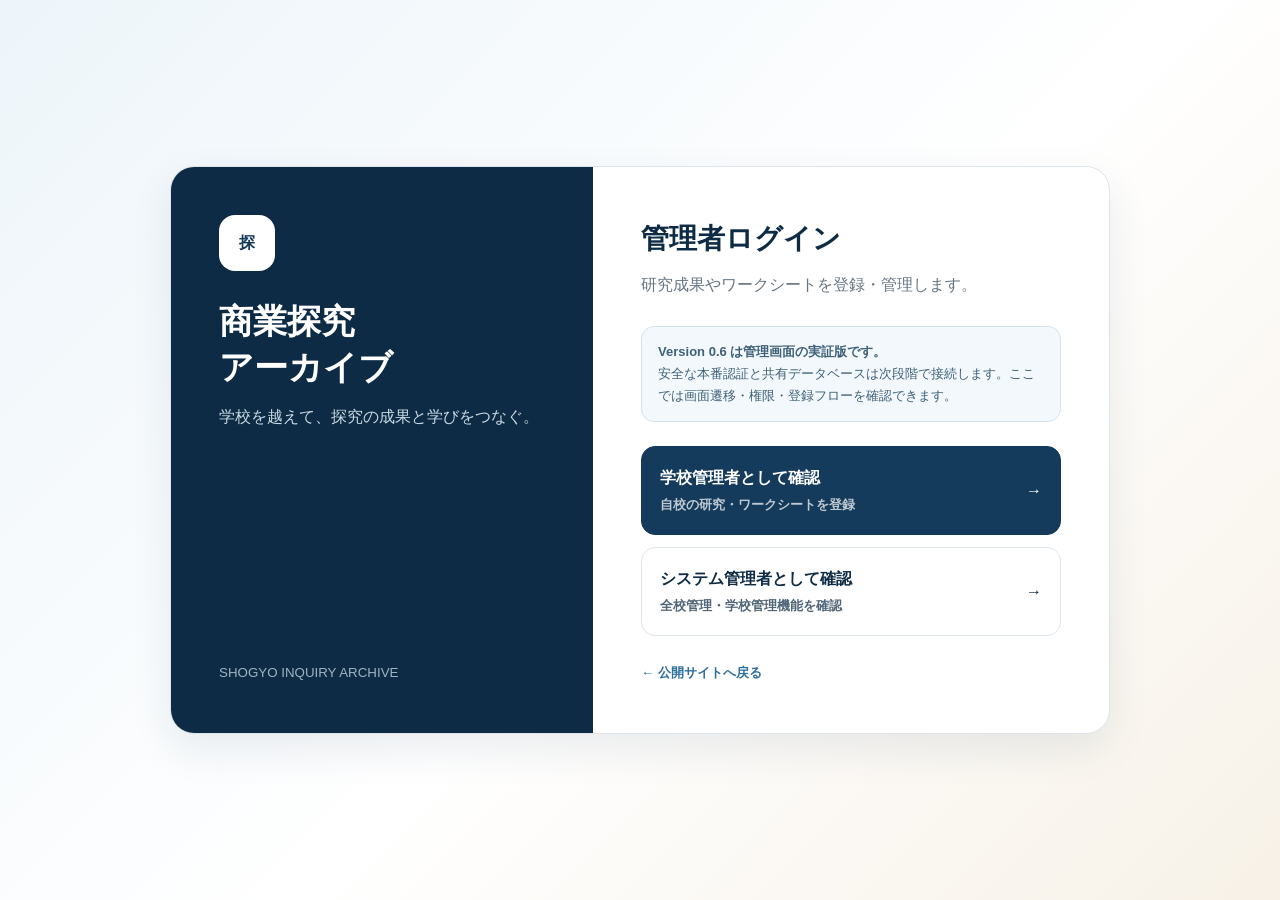
<file: admin/worksheet-list.html>
<!doctype html><html lang="ja"><head><meta charset="utf-8"><meta name="viewport" content="width=device-width,initial-scale=1"><title>ワークシート管理｜商業探究アーカイブ</title><link rel="stylesheet" href="../css/admin.css"></head><body data-list-kind="worksheet"><div class="admin-shell"><aside class="admin-sidebar"><a class="admin-brand" href="index.html"><span class="admin-brand-mark">探</span><span><strong>商業探究アーカイブ</strong><small>ADMINISTRATION</small></span></a><nav class="admin-nav"><a href="index.html">ダッシュボード</a><div class="admin-nav-group">研究成果</div><a href="research-new.html">新規登録</a><a href="research-list.html">研究管理</a><div class="admin-nav-group">ワークシート</div><a href="worksheet-new.html">新規登録</a><a class="is-current" href="worksheet-list.html">ワークシート管理</a></nav><div class="admin-sidebar-footer"><button class="logout-button">ログアウト</button></div></aside><main class="admin-main"><header class="admin-topbar"><button class="mobile-sidebar-toggle">メニュー</button><h1>ワークシート管理</h1><div class="admin-user"><strong data-admin-name></strong><small data-admin-school></small></div></header><div class="admin-content"><div class="page-lead"><div><h2>ワークシート</h2><p>Version 0.6でこのブラウザから登録した実証データを表示します。</p></div><a class="button-primary" href="worksheet-new.html" style="display:inline-flex;align-items:center">＋ 新規登録</a></div><div id="entry-list" class="list-card"></div></div></main></div><script src="../js/admin.js"></script></body></html>
</file>
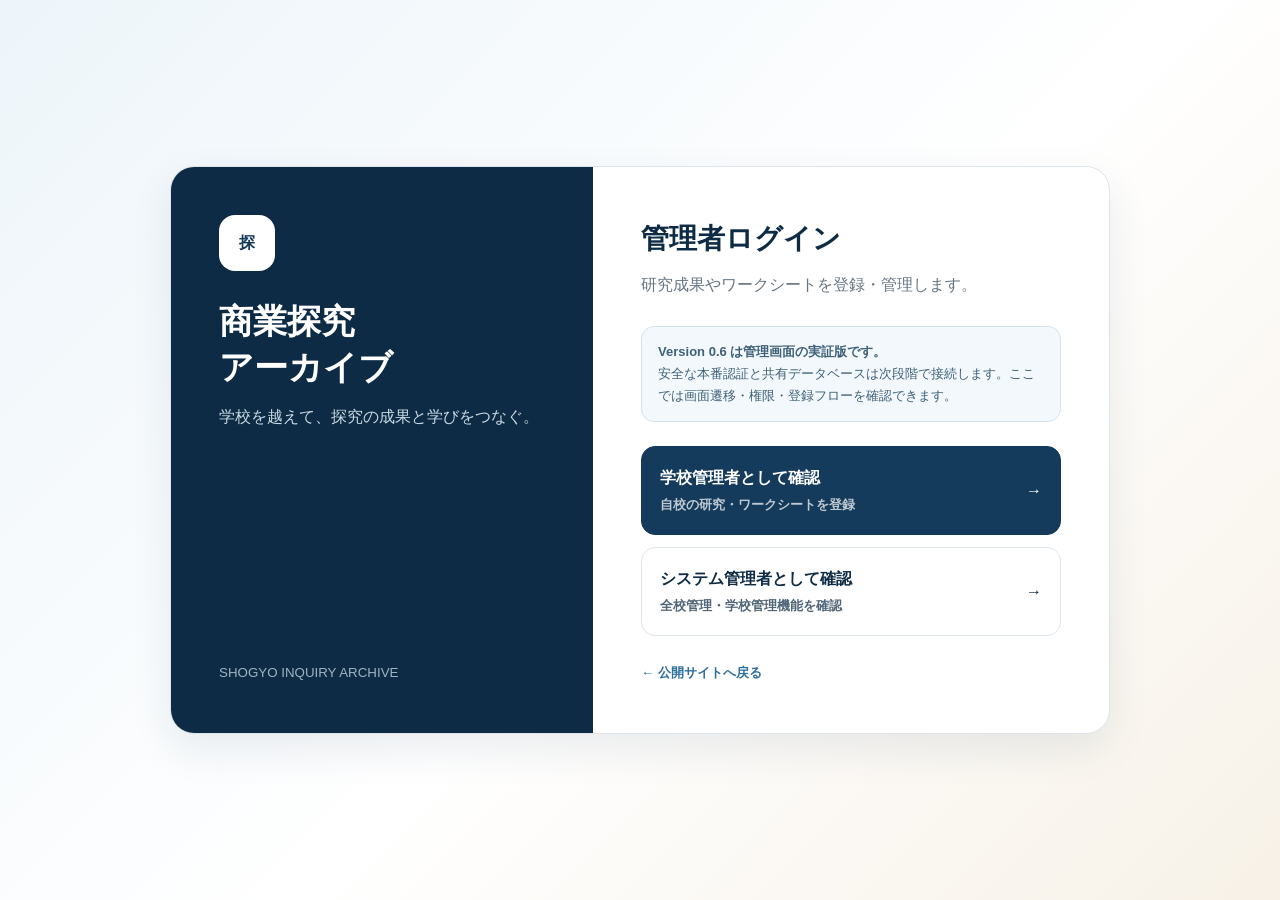
<file: admin/worksheet-new.html>
<!doctype html><html lang="ja"><head><meta charset="utf-8"><meta name="viewport" content="width=device-width,initial-scale=1"><title>ワークシートを登録｜商業探究アーカイブ</title><link rel="stylesheet" href="../css/admin.css"></head><body>
<div class="admin-shell"><aside class="admin-sidebar"><a class="admin-brand" href="index.html"><span class="admin-brand-mark">探</span><span><strong>商業探究アーカイブ</strong><small>ADMINISTRATION</small></span></a><nav class="admin-nav"><a href="index.html">ダッシュボード</a><div class="admin-nav-group">研究成果</div><a href="research-new.html">新規登録</a><a href="research-list.html">研究管理</a><div class="admin-nav-group">ワークシート</div><a class="is-current" href="worksheet-new.html">新規登録</a><a href="worksheet-list.html">ワークシート管理</a></nav><div class="admin-sidebar-footer"><button class="logout-button">ログアウト</button></div></aside>
<main class="admin-main"><header class="admin-topbar"><button class="mobile-sidebar-toggle">メニュー</button><h1>ワークシートを登録</h1><div class="admin-user"><strong data-admin-name></strong><small data-admin-school></small></div></header><div class="admin-content"><div class="prototype-banner">入力項目を最小限にしています。学校管理者は所属校が自動設定されます。</div><div class="page-lead"><div><h2>ワークシートを登録する</h2><p>「研究の進め方」に掲載するワークシートを登録します。</p></div></div>
<form id="entry-form" class="entry-form form-card" data-kind="worksheet"><section class="form-section"><h3>学校</h3><div class="field-grid"><div class="field"><label for="prefecture">都道府県</label><select id="prefecture" name="prefecture" required></select></div><div class="field"><label for="school">学校</label><select id="school" name="school" required></select></div></div></section><section class="form-section"><h3>ワークシート</h3><div class="field-grid one"><div class="field"><label for="step">STEP</label><select id="step" name="step" required><option value="STEP 01 課題を見つける">STEP 01　課題を見つける</option><option value="STEP 02 テーマを決める">STEP 02　テーマを決める</option><option value="STEP 03 問い・仮説を考える">STEP 03　問い・仮説を考える</option><option value="STEP 04 調査方法を考える">STEP 04　調査方法を考える</option><option value="STEP 05 情報を集める">STEP 05　情報を集める</option><option value="STEP 06 分析・考察する">STEP 06　分析・考察する</option><option value="STEP 07 研究をまとめる">STEP 07　研究をまとめる</option><option value="STEP 08 発表する">STEP 08　発表する</option><option value="STEP 09 振り返る・次につなげる">STEP 09　振り返る・次につなげる</option></select></div><div class="field"><label for="title">ワークシート名</label><input id="title" name="title" required></div><div class="field"><label for="description">ワークシートの説明</label><textarea id="description" name="description" required placeholder="このワークシートで何を整理・検討できるかを簡潔に入力してください。"></textarea></div></div></section><section class="form-section"><h3>PDF</h3><div class="field-grid one"><div class="field"><label for="pdf_url">Google Drive共有URL</label><input id="pdf_url" name="pdf_url" type="url" required placeholder="https://drive.google.com/file/d/.../view"></div></div><div class="drive-help"><h4>ワークシートPDFの登録方法</h4><ol><li>Google DriveにPDFをアップロード</li><li>「共有」を開く</li><li>一般的なアクセスを「リンクを知っている全員」に変更</li><li>権限が「閲覧者」になっていることを確認</li><li>「リンクをコピー」して上の欄へ貼り付ける</li></ol><a href="https://drive.google.com/" target="_blank" rel="noopener">Google Driveを開く ↗</a></div></section><div class="form-actions"><a class="button-secondary" href="index.html" style="display:inline-flex;align-items:center">キャンセル</a><button class="button-primary" type="submit">登録内容を確認する</button></div></form><section id="confirm-panel" class="confirm-panel form-card"><div class="page-lead"><div><h2>ワークシートの登録確認</h2><p>以下の内容で登録してもよろしいですか？</p></div></div><dl id="confirm-list" class="confirm-list"></dl><div class="form-actions"><button id="edit-entry" class="button-secondary" type="button">入力内容を修正する</button><button id="commit-entry" class="button-primary" type="button">登録する</button></div></section><section id="success-box" class="success-box"><div class="success-icon">✓</div><h3>ワークシートを登録しました。</h3><p>Version 0.6では、このブラウザ内の実証データとして保存されています。</p><div class="form-actions" style="justify-content:center"><a class="button-secondary" href="worksheet-list.html" style="display:inline-flex;align-items:center">登録内容を見る</a><a class="button-primary" href="index.html" style="display:inline-flex;align-items:center">ダッシュボードへ</a></div></section></div></main></div><script src="../js/admin.js"></script></body></html>
</file>
<file: css/style.css>
:root{
  --navy:#153b5c;
  --navy-deep:#0d2b44;
  --blue:#2d6f9f;
  --accent:#d79a36;
  --bg:#f5f7fa;
  --surface:#ffffff;
  --text:#1f2b35;
  --muted:#667581;
  --line:#dde5eb;
  --radius:20px;
  --shadow:0 18px 50px rgba(21,59,92,.10);
  --max:1180px;
}

*{box-sizing:border-box}
html{scroll-behavior:smooth}
body{margin:0;font-family:-apple-system,BlinkMacSystemFont,"Hiragino Sans","Yu Gothic",YuGothic,Meiryo,sans-serif;color:var(--text);background:var(--surface);line-height:1.75}
a{color:inherit;text-decoration:none}
button,input,select,textarea{font:inherit}
button,select{cursor:pointer}
img{max-width:100%;display:block}

/* Accessibility */
.skip-link{position:fixed;left:16px;top:-60px;z-index:1000;padding:10px 14px;border-radius:8px;background:var(--navy-deep);color:#fff;font-weight:700;transition:top .15s ease}
.skip-link:focus{top:16px}
.sr-only{position:absolute;width:1px;height:1px;padding:0;margin:-1px;overflow:hidden;clip:rect(0,0,0,0);white-space:nowrap;border:0}

/* Header */
.site-header{position:sticky;top:0;z-index:50;background:rgba(255,255,255,.96);backdrop-filter:blur(10px);border-bottom:1px solid var(--line)}
.header-inner{position:relative;max-width:var(--max);margin:0 auto;padding:14px 24px;display:flex;align-items:center;justify-content:space-between;gap:28px}
.brand{display:flex;align-items:center;gap:12px;min-width:0}
.brand-mark{display:grid;place-items:center;width:46px;height:46px;border-radius:14px;background:var(--navy);color:#fff;font-weight:800;letter-spacing:.06em;flex:0 0 auto}
.brand-text{display:flex;flex-direction:column;line-height:1.35}
.brand-text strong{font-size:15px}
.brand-text small{font-size:10px;color:var(--muted);letter-spacing:.08em}
.global-nav{display:flex;gap:8px;align-items:center}
.global-nav a{padding:10px 14px;border-radius:10px;font-size:14px;font-weight:700;color:#465661}
.global-nav a:hover,.global-nav a.is-current{background:#edf4f8;color:var(--navy)}
.header-tools{display:flex;align-items:center;gap:10px}
.pilot-badge{padding:6px 10px;border:1px solid #d4e2eb;border-radius:999px;background:#f7fbfd;color:var(--blue);font-size:11px;font-weight:800;white-space:nowrap}
.menu-button{display:none;border:1px solid var(--line);background:#fff;border-radius:10px;padding:8px 12px;color:var(--navy);font-weight:800}

/* Home hero — Version 0.1 design preserved */
.hero{background:linear-gradient(135deg,#edf5fa 0%,#fff 58%,#f7f1e7 100%);border-bottom:1px solid var(--line)}
.hero-inner{max-width:var(--max);margin:0 auto;padding:88px 24px 78px}
.hero-eyebrow{margin:0 0 14px;color:var(--blue);font-size:13px;font-weight:800;letter-spacing:.12em}
.hero h1{margin:0;font-size:clamp(42px,7vw,78px);line-height:1.12;letter-spacing:-.04em;color:var(--navy-deep)}
.hero h1 span{color:var(--blue)}
.hero-copy{max-width:760px;margin:24px 0 0;font-size:18px;color:#53636f}
.hero-actions{display:grid;grid-template-columns:repeat(2,minmax(0,1fr));gap:18px;margin-top:48px}
.action-card{position:relative;padding:28px 30px 26px;border:1px solid var(--line);border-radius:var(--radius);background:#fff;box-shadow:var(--shadow);transition:.2s ease;overflow:hidden}
.action-card:hover{transform:translateY(-3px);border-color:#b7cbd8}
.action-card:focus-visible{outline:3px solid rgba(45,111,159,.26);outline-offset:3px}
.action-card strong{display:block;margin-top:18px;font-size:28px;color:var(--navy-deep)}
.action-card>span:nth-of-type(2){display:block;margin-top:8px;color:var(--muted)}
.action-number{font-weight:800;font-size:12px;letter-spacing:.14em;color:var(--blue)}
.action-link{display:block;margin-top:22px;font-weight:800;color:var(--navy)}
.action-primary{background:var(--navy);border-color:var(--navy);color:#fff}
.action-primary strong,.action-primary .action-link{color:#fff}
.action-primary>span:nth-of-type(2),.action-primary .action-number{color:#d7e7f2}

/* Common sections */
.section-inner{max-width:var(--max);margin:0 auto;padding:72px 24px}
.section-inner.narrow{max-width:900px}
.section-heading{margin-bottom:28px}
.section-heading.centered{text-align:center}
.section-heading h2{margin:0;font-size:32px;line-height:1.3;color:var(--navy-deep)}
.section-heading p{margin:8px 0 0;color:var(--muted)}
.section-kicker{font-size:12px!important;font-weight:800;letter-spacing:.16em;color:var(--blue)!important;margin-bottom:8px!important}
.row-heading{display:flex;align-items:end;justify-content:space-between;gap:20px}
.text-link{color:var(--blue);font-weight:800;font-size:14px}
.text-link:hover,.card-link:hover{text-decoration:underline;text-underline-offset:3px}

/* Home quick search */
.search-section{background:#fff}
.quick-search{display:flex;gap:10px;margin-top:28px}
.quick-search input{flex:1;min-width:0;border:1px solid #cfdbe3;border-radius:14px;padding:16px 18px;background:#fff;outline:none}
.quick-search input:focus{border-color:var(--blue);box-shadow:0 0 0 4px rgba(45,111,159,.10)}
.quick-search button{border:0;border-radius:14px;padding:0 26px;background:var(--navy);color:#fff;font-weight:800;cursor:pointer}
.search-examples{display:flex;flex-wrap:wrap;gap:8px;margin-top:14px;align-items:center;color:var(--muted);font-size:12px}
.search-examples a{padding:5px 9px;border-radius:999px;background:#edf4f8;color:var(--navy);font-weight:700}

/* Research cards */
.latest-section{background:var(--bg)}
.research-grid{display:grid;grid-template-columns:repeat(3,minmax(0,1fr));gap:18px}
.research-card{display:flex;flex-direction:column;min-height:310px;padding:24px;border:1px solid var(--line);border-radius:18px;background:#fff;box-shadow:0 10px 28px rgba(21,59,92,.06);transition:transform .18s ease,border-color .18s ease,box-shadow .18s ease}
.research-card:hover{transform:translateY(-2px);border-color:#c5d6e1;box-shadow:0 14px 34px rgba(21,59,92,.09)}
.research-meta{font-size:12px;font-weight:800;color:var(--blue)}
.research-card h3{margin:12px 0 10px;font-size:20px;line-height:1.5;color:var(--navy-deep)}
.research-card p{margin:0;color:var(--muted);font-size:14px}
.research-summary{display:-webkit-box;-webkit-line-clamp:4;-webkit-box-orient:vertical;overflow:hidden}
.tag-list{display:flex;flex-wrap:wrap;gap:6px;margin:18px 0 22px}
.tag{padding:5px 9px;background:#edf4f8;border-radius:999px;color:var(--navy);font-size:11px;font-weight:700}
.card-link{margin-top:auto;font-weight:800;color:var(--blue);font-size:14px}
.research-card-footer{display:flex;align-items:center;justify-content:space-between;gap:12px;margin-top:auto;padding-top:2px}
.category-label{font-size:11px;font-weight:800;color:#6b7880}
.sample-label{display:inline-block;margin-left:6px;padding:2px 7px;border-radius:999px;background:#fff5df;color:#9a6818;font-size:10px;font-weight:800}

/* Home stats */
.stats-section{background:var(--navy-deep);color:#fff}
.section-heading.inverse h2,.section-heading.inverse p{color:#fff}
.section-heading.inverse .section-kicker{color:#9fc1d8!important}
.stats-grid{display:grid;grid-template-columns:repeat(3,1fr);gap:16px;max-width:760px;margin:0 auto}
.stat-card{text-align:center;padding:26px 18px;border:1px solid rgba(255,255,255,.15);border-radius:18px;background:rgba(255,255,255,.06)}
.stat-label{display:block;font-size:13px;color:#c6d9e6;margin-bottom:4px}
.stat-card strong{font-size:42px;line-height:1.1;margin-right:3px}
.stat-unit{color:#dce8ef;font-size:13px;font-weight:700}

/* Home about */
.about-brief{background:#fff}
.about-grid{display:grid;grid-template-columns:1fr 1.2fr;gap:70px;align-items:start}
.about-grid h2{margin:0;font-size:34px;line-height:1.4;color:var(--navy-deep)}
.about-grid p{margin-top:0;color:var(--muted)}

/* Sub-page hero */
.page-hero{background:linear-gradient(135deg,#edf5fa 0%,#fff 72%);border-bottom:1px solid var(--line)}
.page-hero .section-inner{padding-top:58px;padding-bottom:54px}
.page-hero h1{margin:4px 0 10px;color:var(--navy-deep);font-size:clamp(34px,5vw,52px);line-height:1.25;letter-spacing:-.025em}
.page-hero p{max-width:760px;margin:0;color:var(--muted);font-size:16px}

/* Research search */
.research-search-section{background:var(--bg)}
.filter-panel{padding:28px;border:1px solid var(--line);border-radius:var(--radius);background:#fff;box-shadow:0 12px 34px rgba(21,59,92,.07)}
.filter-panel-header{display:flex;align-items:flex-start;justify-content:space-between;gap:20px;margin-bottom:22px}
.filter-panel-header h2{margin:0;color:var(--navy-deep);font-size:22px}
.filter-panel-header p{margin:4px 0 0;color:var(--muted);font-size:13px}
.filter-grid{display:grid;grid-template-columns:repeat(12,minmax(0,1fr));gap:16px}
.field{grid-column:span 3}
.field.field-keyword{grid-column:span 6}
.field label{display:block;margin-bottom:7px;color:#42515b;font-size:12px;font-weight:800}
.field input,.field select{width:100%;height:48px;border:1px solid #cfdbe3;border-radius:12px;background:#fff;color:var(--text);padding:0 13px;outline:none}
.field input:focus,.field select:focus{border-color:var(--blue);box-shadow:0 0 0 4px rgba(45,111,159,.10)}
.field select:disabled{background:#f4f6f7;color:#9aa4aa;cursor:not-allowed}
.filter-actions{display:flex;justify-content:flex-end;gap:10px;margin-top:22px;padding-top:20px;border-top:1px solid #edf1f4}
.small-button{min-width:126px;border:1px solid var(--navy);border-radius:12px;padding:11px 18px;background:var(--navy);color:#fff;font-weight:800}
.small-button:hover{background:var(--navy-deep)}
.small-button.secondary{border-color:#cfdbe3;background:#fff;color:var(--navy)}
.small-button.secondary:hover{background:#f5f8fa}

.results-header{display:flex;align-items:end;justify-content:space-between;gap:20px;margin:38px 0 18px}
.results-title-wrap h2{margin:0;color:var(--navy-deep);font-size:26px}
.results-count{margin:5px 0 0;color:var(--muted);font-size:13px}
.results-count strong{color:var(--navy);font-size:19px}
.sort-wrap{display:flex;align-items:center;gap:8px;color:var(--muted);font-size:12px;font-weight:700}
.sort-wrap select{height:40px;border:1px solid #cfdbe3;border-radius:10px;background:#fff;padding:0 10px;color:var(--text)}
.active-filters{display:flex;flex-wrap:wrap;gap:7px;margin:-5px 0 20px}
.filter-chip{display:inline-flex;align-items:center;gap:6px;padding:5px 9px;border:1px solid #d5e2ea;border-radius:999px;background:#fff;color:var(--navy);font-size:11px;font-weight:700}
.empty-state{grid-column:1/-1;padding:58px 24px;border:1px dashed #c8d7e0;border-radius:18px;background:#fff;text-align:center}
.empty-state strong{display:block;color:var(--navy-deep);font-size:19px}
.empty-state p{margin:7px 0 18px;color:var(--muted);font-size:14px}
.notice-card{grid-column:1/-1;padding:28px;border:1px solid var(--line);border-radius:16px;background:#fff;color:var(--muted);text-align:center}

/* Guide */
.guide-section{background:var(--bg)}
.guide-lead{max-width:760px;margin:0 0 30px;color:var(--muted)}
.guide-list{display:grid;gap:14px}
.guide-step{display:grid;grid-template-columns:76px 1fr auto;align-items:center;gap:22px;padding:22px 24px;border:1px solid var(--line);border-radius:16px;background:#fff;box-shadow:0 8px 24px rgba(21,59,92,.04)}
.guide-step-number{display:grid;place-items:center;width:58px;height:58px;border-radius:16px;background:#edf4f8;color:var(--blue);font-size:18px;font-weight:800}
.guide-step h2{margin:0;color:var(--navy-deep);font-size:19px}
.guide-step p{margin:4px 0 0;color:var(--muted);font-size:13px}
.guide-step-arrow{color:var(--blue);font-size:20px;font-weight:800}

/* Article/detail */
.content-section{background:var(--bg)}
.detail-card,.prose-card{padding:32px;border:1px solid var(--line);border-radius:var(--radius);background:#fff;box-shadow:0 10px 30px rgba(21,59,92,.05)}
.detail-meta{display:flex;flex-wrap:wrap;gap:8px;margin-bottom:18px}
.detail-meta span{padding:5px 9px;border-radius:999px;background:#edf4f8;color:var(--navy);font-size:11px;font-weight:700}
.detail-card h1{margin:0;color:var(--navy-deep);font-size:32px;line-height:1.4}
.detail-subtitle{margin:8px 0 0;color:var(--muted)}
.detail-summary{margin-top:28px;padding-top:24px;border-top:1px solid var(--line)}
.detail-summary h2{margin:0 0 8px;color:var(--navy-deep);font-size:20px}
.detail-summary p{margin:0;color:#4f5f69}
.detail-data{display:grid;grid-template-columns:repeat(2,1fr);gap:12px;margin-top:24px}
.detail-data div{padding:14px 16px;border-radius:12px;background:#f7f9fb}
.detail-data dt{font-size:11px;font-weight:800;color:var(--muted)}
.detail-data dd{margin:3px 0 0;color:var(--text);font-weight:700}
.detail-actions{display:flex;gap:10px;flex-wrap:wrap;margin-top:28px}
.pdf-button{display:inline-flex;align-items:center;justify-content:center;min-height:46px;padding:0 18px;border-radius:12px;background:var(--navy);color:#fff;font-weight:800}
.pdf-button.is-disabled{background:#aab5bc;cursor:not-allowed}
.back-link{display:inline-flex;align-items:center;min-height:46px;padding:0 16px;color:var(--blue);font-weight:800}
.prose-card h2{margin-top:0;color:var(--navy-deep)}
.prose-card h3{margin-top:30px;color:var(--navy-deep)}
.prose-card p{color:#52616b}

/* Footer */
.site-footer{background:#0a2338;color:#d6e2ea}
.footer-inner{max-width:var(--max);margin:0 auto;padding:34px 24px;display:flex;justify-content:space-between;gap:28px;align-items:center}
.footer-inner strong{color:#fff}
.footer-inner p{margin:4px 0 0;font-size:12px;color:#9cb2c1}
.footer-inner nav{display:flex;gap:18px;font-size:12px}
.footer-meta{text-align:right}
.footer-meta small{color:#7f9bad;font-size:10px}

@media (max-width:980px){
  .pilot-badge{display:none}
  .field{grid-column:span 6}
  .field.field-keyword{grid-column:span 12}
}

@media (max-width:900px){
  .global-nav{display:none;position:absolute;left:16px;right:16px;top:74px;padding:10px;background:#fff;border:1px solid var(--line);border-radius:14px;box-shadow:var(--shadow);flex-direction:column;align-items:stretch}
  .global-nav.is-open{display:flex}
  .menu-button{display:block}
  .hero-inner{padding-top:64px}
  .hero-actions,.research-grid,.stats-grid,.about-grid{grid-template-columns:1fr}
  .about-grid{gap:18px}
  .row-heading,.results-header{align-items:flex-start;flex-direction:column}
  .research-card{min-height:0}
  .footer-meta{text-align:left}
}

@media (max-width:640px){
  .header-inner{padding:11px 16px}
  .brand-text small{display:none}
  .brand-text strong{font-size:13px}
  .brand-mark{width:40px;height:40px;border-radius:12px}
  .hero-inner,.section-inner{padding-left:18px;padding-right:18px}
  .hero-inner{padding-top:48px;padding-bottom:54px}
  .hero-copy{font-size:16px}
  .hero-actions{margin-top:34px}
  .action-card{padding:22px}
  .action-card strong{font-size:24px}
  .section-inner{padding-top:54px;padding-bottom:54px}
  .section-heading h2{font-size:26px}
  .quick-search{flex-direction:column}
  .quick-search button{padding:14px 18px}
  .filter-panel{padding:20px 16px}
  .filter-panel-header{flex-direction:column}
  .filter-grid{grid-template-columns:1fr}
  .field,.field.field-keyword{grid-column:auto}
  .filter-actions{flex-direction:column-reverse}
  .small-button{width:100%}
  .guide-step{grid-template-columns:56px 1fr;gap:14px;padding:18px}
  .guide-step-number{width:50px;height:50px}
  .guide-step-arrow{display:none}
  .detail-card,.prose-card{padding:22px 18px}
  .detail-card h1{font-size:26px}
  .detail-data{grid-template-columns:1fr}
  .footer-inner{align-items:flex-start;flex-direction:column}
  .footer-inner nav{flex-wrap:wrap}
}

/* =========================================================
   Version 0.4 — Research detail / PDF reader
   Version 0.3 visual system is intentionally preserved.
   ========================================================= */
.detail-page-hero .section-inner{padding-top:34px;padding-bottom:28px}
.detail-breadcrumb{display:inline-flex;align-items:center;margin-bottom:18px;color:var(--blue);font-size:13px;font-weight:800}
.detail-breadcrumb:hover{text-decoration:underline;text-underline-offset:3px}
.detail-hero-label{margin:0;color:var(--muted);font-size:13px;font-weight:700}
.detail-content-section{padding-top:0}
.research-detail-shell{display:grid;gap:24px}
.research-detail-main{display:grid;grid-template-columns:minmax(0,1.65fr) minmax(280px,.72fr);gap:22px;align-items:start}
.research-detail-primary,.research-detail-side{display:grid;gap:18px}
.research-detail-hero-card{padding:36px 38px;border:1px solid var(--line);border-radius:var(--radius);background:#fff;box-shadow:0 12px 34px rgba(21,59,92,.06)}
.research-detail-meta{display:flex;flex-wrap:wrap;gap:7px;margin-bottom:17px}
.research-detail-meta span{padding:5px 9px;border-radius:999px;background:#edf4f8;color:var(--navy);font-size:11px;font-weight:800}
.research-detail-hero-card h1{max-width:900px;margin:0;color:var(--navy-deep);font-size:clamp(30px,4vw,46px);line-height:1.38;letter-spacing:-.025em}
.research-detail-subtitle{margin:10px 0 0;color:var(--muted);font-size:16px}
.research-detail-hero-card .tag-list{margin-bottom:0}
.detail-section-card{padding:28px 30px;border:1px solid var(--line);border-radius:18px;background:#fff;box-shadow:0 8px 24px rgba(21,59,92,.045)}
.detail-section-head{display:flex;align-items:center;justify-content:space-between;gap:16px;margin-bottom:14px}
.detail-section-head h2{margin:0;color:var(--navy-deep);font-size:21px}
.detail-section-head small{color:var(--muted);font-size:11px;font-weight:700}
.detail-section-card>p{margin:0;color:#4f5f69}
.detail-facts{display:grid;grid-template-columns:1fr;gap:1px;padding:0;overflow:hidden;border:1px solid #e7edf1;border-radius:16px;background:#e7edf1}
.detail-fact{padding:15px 16px;background:#fff}
.detail-fact dt{margin:0;color:var(--muted);font-size:11px;font-weight:800}
.detail-fact dd{margin:4px 0 0;color:var(--text);font-size:14px;font-weight:700;line-height:1.55}
.point-list{display:grid;gap:10px;margin:0;padding:0;list-style:none}
.point-list li{position:relative;padding:13px 15px 13px 42px;border-radius:13px;background:#f7f9fb;color:#42515b;font-size:14px;font-weight:650}
.point-list li::before{content:"✓";position:absolute;left:15px;top:12px;display:grid;place-items:center;width:20px;height:20px;border-radius:50%;background:#e7f1f7;color:var(--blue);font-size:11px;font-weight:900}

.report-card{position:relative;overflow:hidden;padding:30px;border:1px solid #cddde7;border-radius:18px;background:linear-gradient(135deg,#f8fbfd 0%,#fff 70%)}
.report-card::after{content:"";position:absolute;right:-45px;top:-52px;width:150px;height:150px;border-radius:50%;background:rgba(45,111,159,.055)}
.report-card-inner{position:relative;z-index:1;display:grid;grid-template-columns:66px 1fr;gap:20px;align-items:center}
.report-icon{display:grid;place-items:center;width:66px;height:76px;border:1px solid #cfdee7;border-radius:13px;background:#fff;color:var(--navy);box-shadow:0 8px 20px rgba(21,59,92,.07)}
.report-icon svg{width:30px;height:30px}
.report-card h2{margin:0;color:var(--navy-deep);font-size:22px}
.report-card p{margin:4px 0 0;color:var(--muted);font-size:13px}
.report-meta{display:flex;flex-wrap:wrap;gap:7px;margin-top:12px}
.report-meta span{padding:4px 8px;border-radius:999px;background:#edf4f8;color:var(--navy);font-size:10px;font-weight:800}
.report-actions{position:relative;z-index:1;display:flex;flex-wrap:wrap;gap:10px;margin-top:22px}
.report-primary-button,.report-secondary-button{display:inline-flex;align-items:center;justify-content:center;min-height:46px;padding:0 18px;border-radius:12px;font-weight:800;font-size:14px;transition:.18s ease}
.report-primary-button{border:1px solid var(--navy);background:var(--navy);color:#fff}
.report-primary-button:hover{background:var(--navy-deep)}
.report-secondary-button{border:1px solid #cfdbe3;background:#fff;color:var(--navy)}
.report-secondary-button:hover{background:#f4f8fa}
.report-unavailable{display:inline-flex;align-items:center;min-height:46px;padding:0 16px;border-radius:12px;background:#eef1f3;color:#7b878f;font-size:13px;font-weight:800}

.pdf-reader-section{display:none;padding:0;border:1px solid var(--line);border-radius:18px;background:#fff;box-shadow:0 10px 30px rgba(21,59,92,.055);overflow:hidden}
.pdf-reader-section.is-open{display:block}
.pdf-reader-header{display:flex;align-items:center;justify-content:space-between;gap:18px;padding:16px 20px;border-bottom:1px solid var(--line);background:#f8fafb}
.pdf-reader-title strong{display:block;color:var(--navy-deep);font-size:14px}
.pdf-reader-title small{display:block;margin-top:2px;color:var(--muted);font-size:10px}
.pdf-reader-tools{display:flex;gap:8px;align-items:center}
.pdf-tool-link,.pdf-close-button{display:inline-flex;align-items:center;justify-content:center;min-height:36px;padding:0 12px;border:1px solid #cfdbe3;border-radius:9px;background:#fff;color:var(--navy);font-size:11px;font-weight:800}
.pdf-close-button{cursor:pointer}
.pdf-reader-frame-wrap{position:relative;background:#eef2f5;min-height:72vh}
.pdf-reader-frame{display:block;width:100%;height:78vh;min-height:620px;border:0;background:#fff}
.pdf-reader-loading{position:absolute;inset:0;display:grid;place-items:center;color:var(--muted);font-size:13px;font-weight:700;pointer-events:none}
.pdf-reader-loading.is-hidden{display:none}
.pdf-reader-note{margin:0;padding:11px 18px;border-top:1px solid var(--line);background:#fbfcfd;color:var(--muted);font-size:10px;text-align:center}

.related-grid{display:grid;grid-template-columns:repeat(3,minmax(0,1fr));gap:16px}
.related-card{display:flex;flex-direction:column;min-height:220px;padding:20px;border:1px solid var(--line);border-radius:16px;background:#fff;transition:.18s ease}
.related-card:hover{transform:translateY(-2px);border-color:#c5d6e1;box-shadow:0 10px 26px rgba(21,59,92,.07)}
.related-card-meta{color:var(--blue);font-size:11px;font-weight:800}
.related-card h3{margin:10px 0 8px;color:var(--navy-deep);font-size:17px;line-height:1.5}
.related-card p{display:-webkit-box;margin:0;color:var(--muted);font-size:12px;-webkit-line-clamp:3;-webkit-box-orient:vertical;overflow:hidden}
.related-card a{margin-top:auto;padding-top:16px;color:var(--blue);font-size:12px;font-weight:800}

.material-list{display:grid;gap:10px}
.material-item{display:grid;grid-template-columns:1fr auto;gap:16px;align-items:center;padding:14px 16px;border:1px solid var(--line);border-radius:13px;background:#fff}
.material-item strong{display:block;color:var(--navy-deep);font-size:14px}
.material-item small{display:block;margin-top:3px;color:var(--muted);font-size:10px}
.material-item a{color:var(--blue);font-size:12px;font-weight:800}
.material-empty{margin:0;padding:16px;border-radius:13px;background:#f7f9fb;color:var(--muted);font-size:12px}

@media (max-width:900px){
  .research-detail-main{grid-template-columns:1fr}
  .research-detail-side{grid-template-columns:repeat(2,minmax(0,1fr))}
  .related-grid{grid-template-columns:1fr}
}

@media (max-width:640px){
  .detail-page-hero .section-inner{padding-top:26px;padding-bottom:20px}
  .research-detail-hero-card{padding:25px 20px}
  .research-detail-hero-card h1{font-size:28px}
  .research-detail-subtitle{font-size:14px}
  .detail-section-card{padding:22px 18px}
  .research-detail-side{grid-template-columns:1fr}
  .report-card{padding:22px 18px}
  .report-card-inner{grid-template-columns:52px 1fr;gap:14px}
  .report-icon{width:52px;height:62px}
  .report-card h2{font-size:19px}
  .report-actions{flex-direction:column}
  .report-primary-button,.report-secondary-button,.report-unavailable{width:100%}
  .pdf-reader-header{align-items:flex-start;flex-direction:column;padding:13px 14px}
  .pdf-reader-tools{width:100%}
  .pdf-tool-link,.pdf-close-button{flex:1}
  .pdf-reader-frame-wrap{min-height:70vh}
  .pdf-reader-frame{height:72vh;min-height:520px}
  .material-item{grid-template-columns:1fr}
}

/* =========================================================
   Version 0.8 — Mobile-first compact redesign
   Desktop design is preserved. These rules target mobile only.
   ========================================================= */
@media (max-width: 768px){
  :root{
    --mobile-bg:#eef3f7;
    --mobile-line:#cbd7e0;
    --mobile-shadow:0 6px 18px rgba(13,43,68,.08);
  }

  body{background:#fff;line-height:1.65}

  /* Header: compact, secondary to content */
  .site-header{border-bottom-color:#dbe4ea}
  .header-inner{padding:8px 12px;gap:10px;min-height:58px}
  .brand{gap:9px}
  .brand-mark{width:34px;height:34px;border-radius:10px;font-size:13px}
  .brand-text strong{font-size:12px;white-space:nowrap}
  .brand-text small{display:none}
  .menu-button{padding:7px 10px;border-radius:9px;font-size:12px;min-height:34px}
  .global-nav{top:62px;left:10px;right:10px;padding:8px;border-radius:12px}
  .global-nav a{padding:9px 10px;font-size:12px}

  /* Hero: brand message first, but not oversized */
  .hero-inner{padding:30px 14px 26px}
  .hero-eyebrow{margin-bottom:7px;font-size:9px;letter-spacing:.12em}
  .hero h1{font-size:clamp(31px,9.5vw,40px);line-height:1.16;letter-spacing:-.035em}
  .hero h1 span{display:block;white-space:nowrap}
  .hero-copy{margin-top:14px;max-width:none;font-size:13px;line-height:1.75}
  .hero-actions{grid-template-columns:1fr;gap:9px;margin-top:20px}
  .action-card{padding:16px 16px 15px;border-radius:14px;box-shadow:var(--mobile-shadow)}
  .action-card strong{margin-top:9px;font-size:18px;line-height:1.35}
  .action-card>span:nth-of-type(2){margin-top:5px;font-size:12px;line-height:1.65}
  .action-number{font-size:9px;letter-spacing:.12em}
  .action-link{margin-top:12px;font-size:11px}

  /* General section density */
  .section-inner{padding:34px 14px}
  .section-heading{margin-bottom:16px}
  .section-kicker{margin-bottom:4px!important;font-size:8px!important;letter-spacing:.15em}
  .section-heading h2{font-size:20px;line-height:1.35}
  .section-heading p{margin-top:5px;font-size:11px;line-height:1.65}
  .row-heading{gap:8px}
  .text-link{font-size:10px}

  /* Quick search: compact and task focused */
  .quick-search{gap:7px;margin-top:16px}
  .quick-search input{height:52px;min-height:52px;padding:0 14px;border-radius:11px;font-size:13px}
  .quick-search button{height:52px;min-height:52px;padding:0 16px;border-radius:11px;font-size:13px}
  .search-examples{gap:5px;margin-top:9px;font-size:9px}
  .search-examples a{padding:4px 7px;font-size:9px}

  /* Research cards: clear boundaries, higher information density */
  .latest-section,.research-search-section,.guide-section,.content-section{background:var(--mobile-bg)}
  .research-grid{grid-template-columns:1fr;gap:10px}
  .research-card{min-height:0;padding:15px 14px;border-color:var(--mobile-line);border-radius:13px;box-shadow:var(--mobile-shadow)}
  .research-meta{font-size:9px;line-height:1.45}
  .research-card h3{margin:8px 0 6px;font-size:15px;line-height:1.45}
  .research-card p{font-size:11px;line-height:1.65}
  .research-summary{-webkit-line-clamp:3}
  .tag-list{gap:4px;margin:10px 0 12px}
  .tag{padding:3px 6px;font-size:8px}
  .research-card-footer{padding-top:8px;border-top:1px solid #e7edf1}
  .category-label{font-size:8px}
  .card-link{font-size:10px}
  .sample-label{font-size:8px;padding:2px 5px}

  /* Archive status: one compact row instead of 3 tall cards */
  .stats-section .section-inner{padding-top:32px;padding-bottom:32px}
  .stats-section .section-heading.inverse p:not(.section-kicker){display:none}
  .stats-section .section-heading{margin-bottom:14px}
  .stats-grid{grid-template-columns:repeat(3,minmax(0,1fr));gap:7px;max-width:none}
  .stat-card{padding:12px 6px;border-radius:11px}
  .stat-label{font-size:9px;margin-bottom:2px}
  .stat-card strong{font-size:24px}
  .stat-unit{font-size:9px}

  /* About: concise */
  .about-grid{grid-template-columns:1fr;gap:10px}
  .about-grid h2{font-size:22px;line-height:1.4}
  .about-grid p{font-size:11px;line-height:1.75}

  /* Sub page hero */
  .page-hero .section-inner{padding-top:26px;padding-bottom:24px}
  .page-hero h1{margin:2px 0 7px;font-size:27px;line-height:1.3}
  .page-hero p{font-size:12px;line-height:1.7}

  /* Search UI: smaller controls and less vertical waste */
  .filter-panel{padding:15px 12px;border-color:var(--mobile-line);border-radius:13px;box-shadow:var(--mobile-shadow)}
  .filter-panel-header{margin-bottom:12px;gap:6px}
  .filter-panel-header h2{font-size:16px}
  .filter-panel-header p{font-size:10px}
  .filter-grid{gap:10px}
  .field label{margin-bottom:4px;font-size:9px}
  .field input,.field select{height:40px;padding:0 10px;border-radius:9px;font-size:11px}
  .filter-actions{gap:7px;margin-top:13px;padding-top:12px}
  .small-button{min-width:0;padding:9px 12px;border-radius:9px;font-size:11px}
  .results-header{gap:8px;margin:23px 0 11px}
  .results-title-wrap h2{font-size:19px}
  .results-count{margin-top:3px;font-size:10px}
  .results-count strong{font-size:14px}
  .sort-wrap{font-size:9px}
  .sort-wrap select{height:34px;font-size:10px}
  .active-filters{gap:4px;margin:0 0 12px}
  .filter-chip{padding:3px 6px;font-size:8px}

  /* Detail / article */
  .detail-card,.prose-card{padding:16px 14px;border-radius:13px}
  .detail-card h1{font-size:22px}
  .detail-meta{gap:5px;margin-bottom:10px}
  .detail-meta span{padding:3px 6px;font-size:8px}
  .detail-subtitle{font-size:11px}
  .detail-summary{margin-top:16px;padding-top:14px}
  .detail-summary h2{font-size:16px}
  .detail-summary p{font-size:11px}
  .pdf-button,.back-link{min-height:40px;font-size:11px}

  /* Footer: compact utility footer */
  .footer-inner{padding:22px 14px;gap:12px}
  .footer-inner strong{font-size:11px}
  .footer-inner p{font-size:9px}
  .footer-inner nav{gap:10px;font-size:9px}
  .footer-meta small{font-size:8px}

  /* V0.4 detail components */
  .detail-page-hero .section-inner{padding-top:20px;padding-bottom:16px}
  .detail-breadcrumb{margin-bottom:10px;font-size:10px}
  .research-detail-shell{gap:14px}
  .research-detail-main{gap:12px}
  .research-detail-primary,.research-detail-side{gap:12px}
  .research-detail-hero-card{padding:18px 15px;border-radius:14px}
  .research-detail-meta{gap:4px;margin-bottom:10px}
  .research-detail-meta span{padding:3px 6px;font-size:8px}
  .research-detail-hero-card h1{font-size:23px;line-height:1.4}
  .research-detail-subtitle{margin-top:6px;font-size:11px}
  .detail-section-card{padding:16px 14px;border-radius:13px}
  .detail-section-head{margin-bottom:9px}
  .detail-section-head h2{font-size:16px}
  .detail-section-card>p{font-size:11px}
  .detail-fact{padding:10px 11px}
  .detail-fact dt{font-size:8px}
  .detail-fact dd{font-size:11px}
  .point-list{gap:6px}
  .point-list li{padding:9px 10px 9px 34px;font-size:10px}
  .point-list li::before{left:10px;top:8px;width:17px;height:17px;font-size:9px}
  .report-card{padding:16px 14px;border-radius:13px}
  .report-card-inner{grid-template-columns:44px 1fr;gap:11px}
  .report-icon{width:44px;height:52px}
  .report-card h2{font-size:16px}
  .report-card p{font-size:10px}
  .report-actions{gap:7px;margin-top:14px}
  .report-primary-button,.report-secondary-button,.report-unavailable{min-height:40px;font-size:10px}
  .related-grid{gap:9px}
  .related-card{min-height:0;padding:13px;border-radius:12px}
  .related-card h3{font-size:14px}
  .related-card p{font-size:10px}

  /* prevent oversized mobile typography from legacy rules */
  h1,h2,h3{overflow-wrap:break-word}
}
</file>
<file: css/admin.css>
:root{
  --navy:#153b5c;--navy-deep:#0d2b44;--blue:#2d6f9f;--accent:#d79a36;
  --bg:#f5f7fa;--surface:#fff;--text:#1f2b35;--muted:#667581;--line:#dde5eb;
  --success:#207a55;--danger:#b43e3e;--radius:18px;--shadow:0 16px 42px rgba(21,59,92,.09)
}
*{box-sizing:border-box}html{scroll-behavior:smooth}body{margin:0;font-family:-apple-system,BlinkMacSystemFont,"Hiragino Sans","Yu Gothic",YuGothic,Meiryo,sans-serif;color:var(--text);background:var(--bg);line-height:1.7}a{color:inherit;text-decoration:none}button,input,select,textarea{font:inherit}
.admin-login-body{min-height:100vh;display:grid;place-items:center;padding:30px;background:linear-gradient(135deg,#edf5fa 0%,#fff 55%,#f7f1e7 100%)}
.login-shell{width:min(940px,100%);display:grid;grid-template-columns:.9fr 1.1fr;border:1px solid var(--line);border-radius:24px;overflow:hidden;background:#fff;box-shadow:var(--shadow)}
.login-brand{padding:48px;background:var(--navy-deep);color:#fff;display:flex;flex-direction:column;justify-content:space-between;min-height:560px}.login-brand .brand-mark{display:grid;place-items:center;width:56px;height:56px;border-radius:16px;background:#fff;color:var(--navy);font-weight:900}.login-brand h1{margin:28px 0 12px;font-size:34px;line-height:1.35}.login-brand p{margin:0;color:#c9dae5}.login-brand small{color:#9eb4c3}
.login-panel{padding:48px}.login-panel h2{margin:0 0 8px;color:var(--navy-deep);font-size:28px}.login-panel>p{margin:0 0 28px;color:var(--muted)}.demo-notice{padding:14px 16px;border:1px solid #d4e4ee;border-radius:13px;background:#f2f8fb;color:#3f6178;font-size:13px;margin-bottom:24px}.demo-actions{display:grid;gap:12px}.role-button{display:flex;justify-content:space-between;align-items:center;gap:20px;padding:17px 18px;border:1px solid var(--line);border-radius:14px;background:#fff;color:var(--navy-deep);font-weight:800;cursor:pointer;text-align:left}.role-button:hover{border-color:#b9cfdd;background:#f8fbfd}.role-button.primary{background:var(--navy);border-color:var(--navy);color:#fff}.role-button small{display:block;margin-top:3px;font-weight:600;opacity:.72}.back-link{display:inline-block;margin-top:26px;color:var(--blue);font-size:13px;font-weight:800}
.admin-shell{min-height:100vh;display:grid;grid-template-columns:250px 1fr}.admin-sidebar{position:sticky;top:0;height:100vh;background:var(--navy-deep);color:#d8e5ed;padding:24px 18px}.admin-brand{display:flex;gap:11px;align-items:center;padding:0 8px 24px;border-bottom:1px solid rgba(255,255,255,.10)}.admin-brand-mark{display:grid;place-items:center;width:42px;height:42px;border-radius:12px;background:#fff;color:var(--navy);font-weight:900}.admin-brand strong{display:block;color:#fff;font-size:14px}.admin-brand small{display:block;font-size:9px;color:#99b1c0;letter-spacing:.08em}.admin-nav{display:grid;gap:5px;margin-top:22px}.admin-nav a{padding:11px 12px;border-radius:10px;font-size:13px;font-weight:750}.admin-nav a:hover,.admin-nav a.is-current{background:rgba(255,255,255,.10);color:#fff}.admin-nav-group{margin:16px 12px 6px;color:#7994a6;font-size:10px;font-weight:800;letter-spacing:.12em}.admin-sidebar-footer{position:absolute;left:18px;right:18px;bottom:22px}.logout-button{width:100%;padding:10px 12px;border:1px solid rgba(255,255,255,.16);border-radius:10px;background:transparent;color:#d8e5ed;cursor:pointer;font-weight:700}.admin-main{min-width:0}.admin-topbar{height:72px;display:flex;align-items:center;justify-content:space-between;padding:0 30px;border-bottom:1px solid var(--line);background:rgba(255,255,255,.96);position:sticky;top:0;z-index:20}.admin-topbar h1{margin:0;font-size:18px;color:var(--navy-deep)}.admin-user{text-align:right}.admin-user strong{display:block;font-size:12px;color:var(--navy-deep)}.admin-user small{display:block;font-size:10px;color:var(--muted)}.admin-content{max-width:1180px;margin:0 auto;padding:32px 30px 60px}.page-lead{display:flex;justify-content:space-between;gap:20px;align-items:flex-start;margin-bottom:24px}.page-lead h2{margin:0;color:var(--navy-deep);font-size:28px}.page-lead p{margin:6px 0 0;color:var(--muted)}
.prototype-banner{margin-bottom:22px;padding:13px 16px;border:1px solid #ecd8ad;border-radius:12px;background:#fff9ed;color:#735824;font-size:12px}.stat-grid{display:grid;grid-template-columns:repeat(3,1fr);gap:14px}.admin-stat{padding:20px;border:1px solid var(--line);border-radius:16px;background:#fff;box-shadow:0 8px 24px rgba(21,59,92,.04)}.admin-stat span{display:block;color:var(--muted);font-size:11px}.admin-stat strong{display:block;margin-top:4px;color:var(--navy-deep);font-size:30px}.quick-grid{display:grid;grid-template-columns:repeat(2,1fr);gap:14px;margin-top:22px}.quick-card{padding:22px;border:1px solid var(--line);border-radius:16px;background:#fff;transition:.18s}.quick-card:hover{transform:translateY(-2px);border-color:#bfd1dc;box-shadow:0 10px 26px rgba(21,59,92,.07)}.quick-card strong{display:block;color:var(--navy-deep);font-size:18px}.quick-card p{margin:6px 0 16px;color:var(--muted);font-size:12px}.quick-card span{color:var(--blue);font-size:12px;font-weight:800}
.form-card{padding:26px;border:1px solid var(--line);border-radius:18px;background:#fff;box-shadow:0 8px 26px rgba(21,59,92,.045)}.form-section+.form-section{margin-top:28px;padding-top:28px;border-top:1px solid var(--line)}.form-section h3{margin:0 0 4px;color:var(--navy-deep);font-size:18px}.form-section>p{margin:0 0 18px;color:var(--muted);font-size:12px}.field-grid{display:grid;grid-template-columns:repeat(2,minmax(0,1fr));gap:16px}.field-grid.one{grid-template-columns:1fr}.field label{display:block;margin-bottom:6px;color:#40515c;font-size:12px;font-weight:800}.field input,.field select,.field textarea{width:100%;border:1px solid #cfdbe3;border-radius:11px;background:#fff;padding:12px 13px;outline:none}.field textarea{min-height:120px;resize:vertical}.field input:focus,.field select:focus,.field textarea:focus{border-color:var(--blue);box-shadow:0 0 0 4px rgba(45,111,159,.09)}.field input[readonly]{background:#f6f8fa;color:#596a75}.field-help{display:block;margin-top:5px;color:var(--muted);font-size:10px}.drive-help{margin-top:12px;padding:16px;border:1px solid #d5e3ec;border-radius:14px;background:#f7fbfd}.drive-help h4{margin:0 0 7px;color:var(--navy-deep);font-size:13px}.drive-help ol{margin:0;padding-left:20px;color:#52636f;font-size:11px}.drive-help a{display:inline-flex;margin-top:10px;padding:9px 12px;border-radius:9px;background:var(--navy);color:#fff;font-size:11px;font-weight:800}.form-actions{display:flex;justify-content:flex-end;gap:10px;margin-top:24px}.button-secondary,.button-primary{min-height:44px;padding:0 18px;border-radius:11px;font-weight:800;cursor:pointer}.button-secondary{border:1px solid #cfdbe3;background:#fff;color:var(--navy)}.button-primary{border:1px solid var(--navy);background:var(--navy);color:#fff}.button-primary:hover{background:var(--navy-deep)}
.confirm-panel{display:none}.confirm-panel.is-open{display:block}.entry-form.is-hidden{display:none}.confirm-list{display:grid;grid-template-columns:180px 1fr;border:1px solid var(--line);border-radius:14px;overflow:hidden}.confirm-list dt,.confirm-list dd{margin:0;padding:13px 15px;border-bottom:1px solid var(--line)}.confirm-list dt{background:#f7f9fb;color:var(--muted);font-size:11px;font-weight:800}.confirm-list dd{background:#fff;color:var(--text);font-size:13px}.confirm-list dt:last-of-type,.confirm-list dd:last-of-type{border-bottom:0}.success-box{display:none;padding:38px;border:1px solid #cfe7dc;border-radius:16px;background:#f5fbf8;text-align:center}.success-box.is-open{display:block}.success-icon{display:grid;place-items:center;width:56px;height:56px;margin:0 auto 14px;border-radius:50%;background:#e2f3ea;color:var(--success);font-size:24px;font-weight:900}.success-box h3{margin:0;color:var(--navy-deep)}.success-box p{color:var(--muted);font-size:12px}
.list-card{border:1px solid var(--line);border-radius:16px;background:#fff;overflow:hidden}.list-row{display:grid;grid-template-columns:130px 1.3fr 1fr 110px;gap:14px;align-items:center;padding:14px 16px;border-bottom:1px solid var(--line);font-size:12px}.list-row:last-child{border-bottom:0}.list-row.header{background:#f7f9fb;color:var(--muted);font-size:10px;font-weight:800}.status-pill{display:inline-flex;padding:4px 8px;border-radius:999px;background:#edf4f8;color:var(--navy);font-size:10px;font-weight:800}.empty-list{padding:32px;text-align:center;color:var(--muted);font-size:12px}.mobile-sidebar-toggle{display:none}
@media(max-width:900px){.admin-shell{grid-template-columns:1fr}.admin-sidebar{position:fixed;left:0;top:0;width:250px;z-index:50;transform:translateX(-105%);transition:.2s}.admin-sidebar.is-open{transform:translateX(0)}.mobile-sidebar-toggle{display:inline-flex;border:1px solid var(--line);border-radius:9px;background:#fff;padding:7px 10px;color:var(--navy);font-weight:800}.admin-topbar{padding:0 18px}.admin-content{padding:24px 18px 50px}.stat-grid,.quick-grid{grid-template-columns:1fr}.field-grid{grid-template-columns:1fr}.login-shell{grid-template-columns:1fr}.login-brand{min-height:auto;padding:30px}.login-panel{padding:30px}.list-row{grid-template-columns:1fr;gap:4px}.list-row.header{display:none}.confirm-list{grid-template-columns:1fr}.confirm-list dt{border-bottom:0;padding-bottom:3px}.confirm-list dd{padding-top:3px}}
</file>
<file: css/guide.css>
/* =========================================================
   Version 0.5 — Research guide / worksheets
   Extends the Version 0.3–0.4 visual system without changing it.
   ========================================================= */
.guide-page-hero{background:linear-gradient(180deg,#f7fafc 0%,#fff 100%)}
.guide-intro-card{display:flex;align-items:center;justify-content:space-between;gap:30px;margin-bottom:24px;padding:24px 28px;border:1px solid var(--line);border-radius:18px;background:#fff;box-shadow:0 8px 24px rgba(21,59,92,.045)}
.guide-intro-label{display:inline-block;margin-bottom:5px;color:var(--blue);font-size:11px;font-weight:900;letter-spacing:.14em}
.guide-intro-card h2{margin:0;color:var(--navy-deep);font-size:22px}
.guide-intro-card p{margin:7px 0 0;color:var(--muted);font-size:14px}
.guide-list{display:grid;gap:12px}
.guide-step-link{display:grid;grid-template-columns:72px minmax(0,1fr) auto;gap:20px;align-items:center;padding:22px 24px;border:1px solid var(--line);border-radius:18px;background:#fff;box-shadow:0 7px 20px rgba(21,59,92,.035);transition:.18s ease}
.guide-step-link:hover{transform:translateY(-2px);border-color:#bed0dc;box-shadow:0 12px 28px rgba(21,59,92,.07)}
.guide-step-number{display:grid;place-items:center;width:58px;height:58px;border-radius:16px;background:#edf4f8;color:var(--navy);font-size:16px;font-weight:900;letter-spacing:.04em}
.guide-step-link h2{margin:0;color:var(--navy-deep);font-size:20px;line-height:1.45}
.guide-step-link p{margin:5px 0 0;color:var(--muted);font-size:13px}
.guide-step-meta{display:flex;align-items:center;gap:12px;color:var(--blue);font-size:12px;font-weight:800}
.worksheet-badge{display:inline-flex;align-items:center;min-height:28px;padding:0 10px;border-radius:999px;background:#edf4f8;color:var(--navy);font-size:11px;font-weight:800}
.guide-step-arrow{font-size:20px;color:var(--blue)}

.guide-detail-hero{background:linear-gradient(180deg,#f7fafc 0%,#fff 100%);border-bottom:1px solid var(--line)}
.guide-detail-title-wrap{padding:26px 30px;border:1px solid var(--line);border-radius:18px;background:#fff;box-shadow:0 8px 24px rgba(21,59,92,.045)}
.guide-detail-step{display:block;margin-bottom:5px;color:var(--blue);font-size:12px;font-weight:900;letter-spacing:.12em}
.guide-detail-title-wrap h1{margin:0;color:var(--navy-deep);font-size:clamp(30px,4vw,44px);line-height:1.35}
.guide-detail-title-wrap p{margin:8px 0 0;color:var(--muted);font-size:15px}
.guide-detail-section{background:var(--bg)}
.guide-detail-head{display:flex;align-items:flex-end;justify-content:space-between;gap:20px;margin-bottom:22px}
.guide-detail-head h2{margin:0;color:var(--navy-deep);font-size:30px}
.guide-detail-head>div>p:not(.section-kicker){max-width:700px;margin:7px 0 0;color:var(--muted);font-size:14px}
.worksheet-count{white-space:nowrap;color:var(--muted);font-size:12px;font-weight:800}
.worksheet-list{display:grid;gap:16px}
.worksheet-card{padding:26px 28px;border:1px solid var(--line);border-radius:18px;background:#fff;box-shadow:0 8px 24px rgba(21,59,92,.045)}
.worksheet-school{display:flex;flex-wrap:wrap;align-items:center;gap:8px;margin-bottom:12px;color:var(--blue);font-size:12px;font-weight:900}
.worksheet-prefecture{display:inline-flex;align-items:center;min-height:24px;padding:0 8px;border-radius:999px;background:#edf4f8;color:var(--navy);font-size:10px;font-weight:800}
.worksheet-card h3{margin:0;color:var(--navy-deep);font-size:21px;line-height:1.45}
.worksheet-description-label{display:block;margin-top:18px;color:var(--muted);font-size:10px;font-weight:900;letter-spacing:.1em}
.worksheet-card p{margin:6px 0 0;color:#4f5f69;font-size:14px;line-height:1.85;white-space:pre-line}
.worksheet-actions{display:flex;flex-wrap:wrap;gap:10px;margin-top:21px;padding-top:18px;border-top:1px solid #edf1f4}
.worksheet-primary-button,.worksheet-secondary-link{display:inline-flex;align-items:center;justify-content:center;min-height:44px;padding:0 17px;border-radius:11px;font-size:13px;font-weight:800}
.worksheet-primary-button{border:1px solid var(--navy);background:var(--navy);color:#fff;cursor:pointer}
.worksheet-primary-button:hover{background:var(--navy-deep)}
.worksheet-secondary-link{border:1px solid #cfdbe3;background:#fff;color:var(--navy)}
.worksheet-unavailable{display:inline-flex;align-items:center;min-height:44px;padding:0 15px;border-radius:11px;background:#eef1f3;color:#7b878f;font-size:12px;font-weight:800}
.worksheet-empty{padding:34px 26px;border:1px dashed #cdd9e1;border-radius:18px;background:#fff;text-align:center}
.worksheet-empty strong{display:block;color:var(--navy-deep);font-size:17px}
.worksheet-empty p{margin:6px 0 0;color:var(--muted);font-size:13px}
.worksheet-reader{display:none;margin-top:22px;border:1px solid var(--line);border-radius:18px;background:#fff;box-shadow:0 10px 30px rgba(21,59,92,.055);overflow:hidden}
.worksheet-reader.is-open{display:block}

@media (max-width:640px){
  .guide-intro-card{padding:20px 18px}
  .guide-step-link{grid-template-columns:56px minmax(0,1fr);gap:14px;padding:18px}
  .guide-step-number{width:50px;height:50px;border-radius:14px;font-size:14px}
  .guide-step-meta{grid-column:2;justify-content:space-between}
  .guide-step-arrow{display:none}
  .guide-detail-title-wrap{padding:22px 18px}
  .guide-detail-title-wrap h1{font-size:28px}
  .guide-detail-head{align-items:flex-start;flex-direction:column}
  .guide-detail-head h2{font-size:26px}
  .worksheet-card{padding:22px 18px}
  .worksheet-card h3{font-size:19px}
  .worksheet-actions{flex-direction:column}
  .worksheet-primary-button,.worksheet-secondary-link,.worksheet-unavailable{width:100%}
}

/* Version 0.6: STEP表記を明確化 */
.guide-step-number{display:flex!important;flex-direction:column;align-items:center;justify-content:center;line-height:1.05}
.guide-step-number small{display:block;margin-bottom:5px;color:var(--blue);font-size:9px;font-weight:900;letter-spacing:.12em}

/* =========================================================
   Version 0.8 — Mobile guide compact redesign
   ========================================================= */
@media (max-width:768px){
  /* The explanatory 9 STEPS card delays access to the actual steps on mobile. */
  .guide-intro-card{display:none}

  .guide-list{gap:8px}
  .guide-step-link{grid-template-columns:46px minmax(0,1fr) auto;gap:10px;padding:12px 12px;border:1px solid #cbd7e0;border-radius:12px;box-shadow:0 5px 15px rgba(13,43,68,.07)}
  .guide-step-link:hover{transform:none}
  .guide-step-number{width:42px;height:42px;border-radius:11px;font-size:12px}
  .guide-step-number small{margin-bottom:2px;font-size:7px;letter-spacing:.08em}
  .guide-step-link h2{font-size:14px;line-height:1.35}
  .guide-step-link p{display:none}
  .guide-step-meta{grid-column:auto;display:block;text-align:right;font-size:9px;white-space:nowrap}
  .worksheet-badge{min-height:24px;padding:0 7px;font-size:8px}
  .guide-step-arrow{display:none}

  .guide-detail-title-wrap{padding:16px 14px;border-color:#cbd7e0;border-radius:13px;box-shadow:0 5px 15px rgba(13,43,68,.07)}
  .guide-detail-step{margin-bottom:3px;font-size:9px}
  .guide-detail-title-wrap h1{font-size:23px}
  .guide-detail-title-wrap p{margin-top:5px;font-size:11px;line-height:1.65}
  .guide-detail-head{gap:6px;margin-bottom:12px}
  .guide-detail-head h2{font-size:20px}
  .guide-detail-head>div>p:not(.section-kicker){font-size:10px}
  .worksheet-count{font-size:9px}
  .worksheet-list{gap:9px}
  .worksheet-card{padding:15px 14px;border-color:#cbd7e0;border-radius:13px;box-shadow:0 5px 15px rgba(13,43,68,.07)}
  .worksheet-school{gap:5px;margin-bottom:7px;font-size:9px}
  .worksheet-prefecture{min-height:21px;padding:0 6px;font-size:8px}
  .worksheet-card h3{font-size:15px}
  .worksheet-description-label{margin-top:11px;font-size:8px}
  .worksheet-card p{margin-top:4px;font-size:11px;line-height:1.7}
  .worksheet-actions{gap:6px;margin-top:13px;padding-top:11px}
  .worksheet-primary-button,.worksheet-secondary-link,.worksheet-unavailable{min-height:39px;font-size:10px}
  .worksheet-empty{padding:22px 16px;border-radius:13px}
  .worksheet-empty strong{font-size:14px}
  .worksheet-empty p{font-size:10px}
}
</file>
